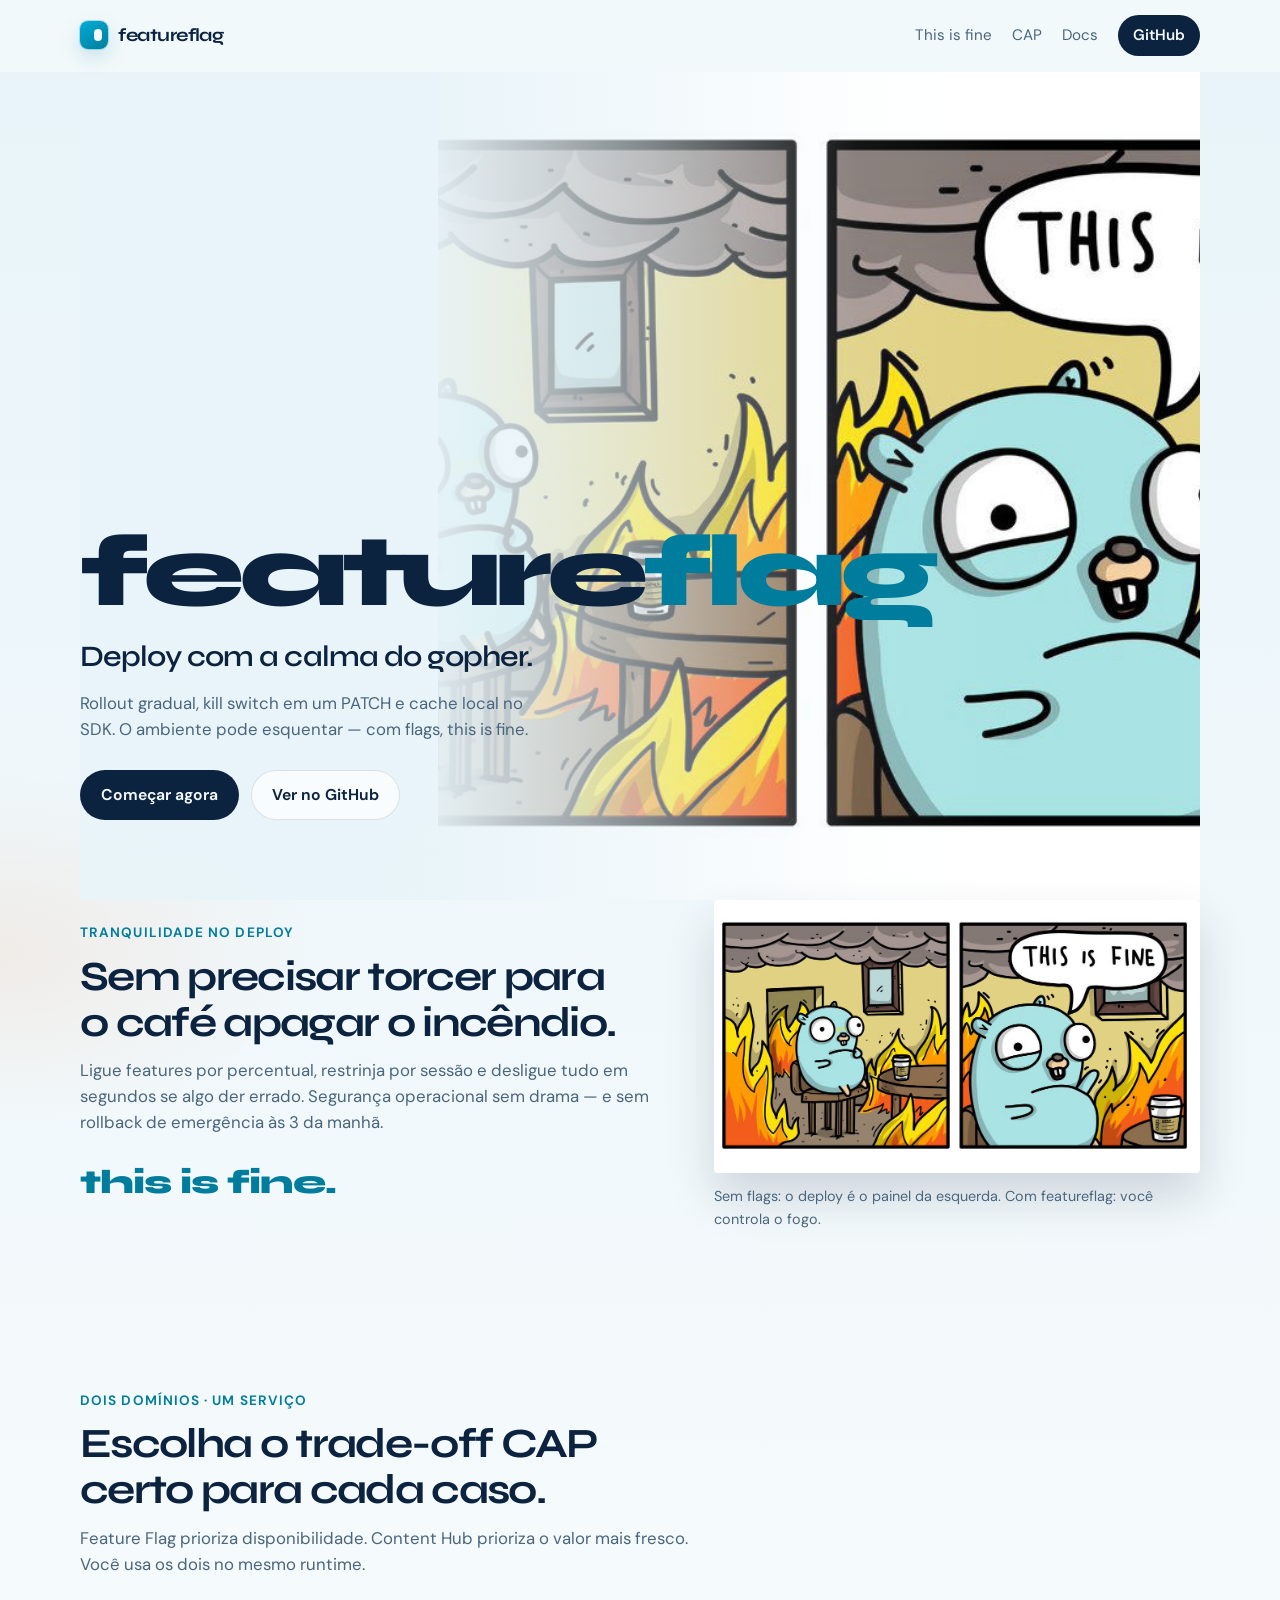
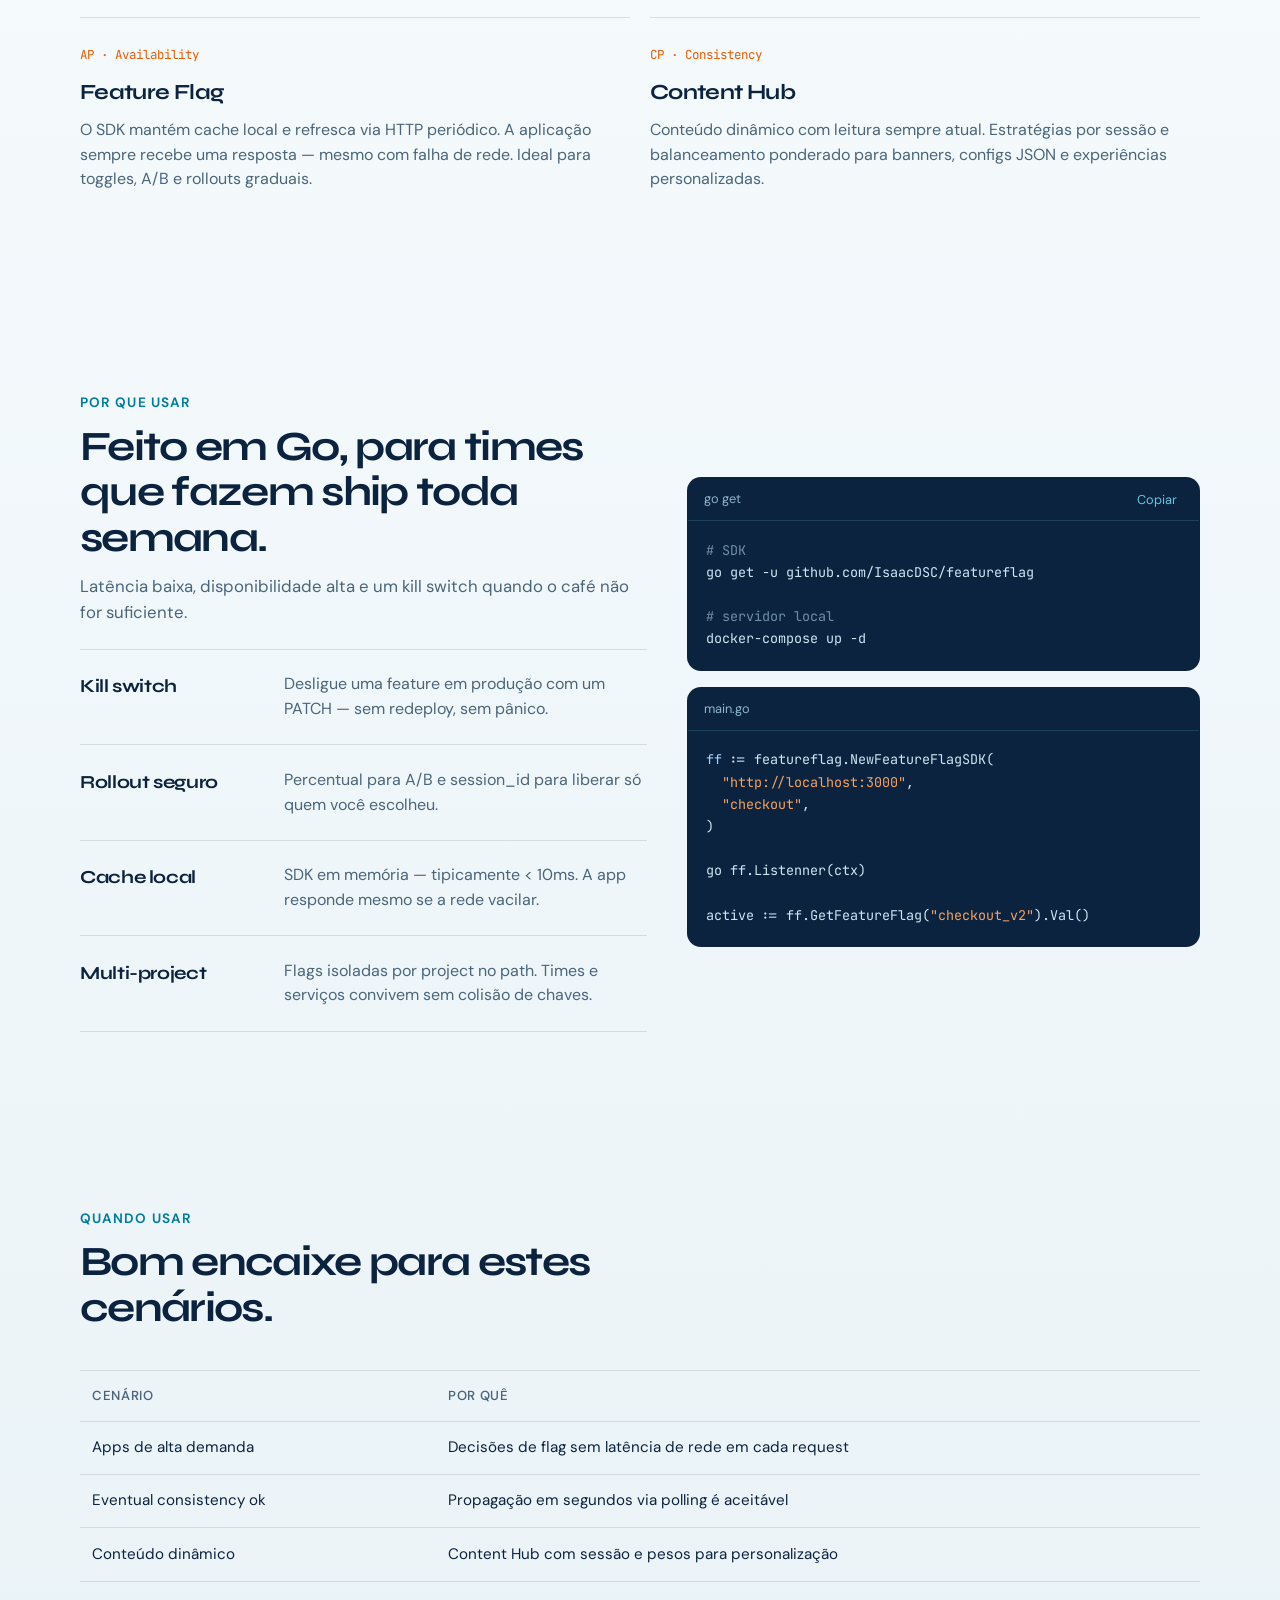
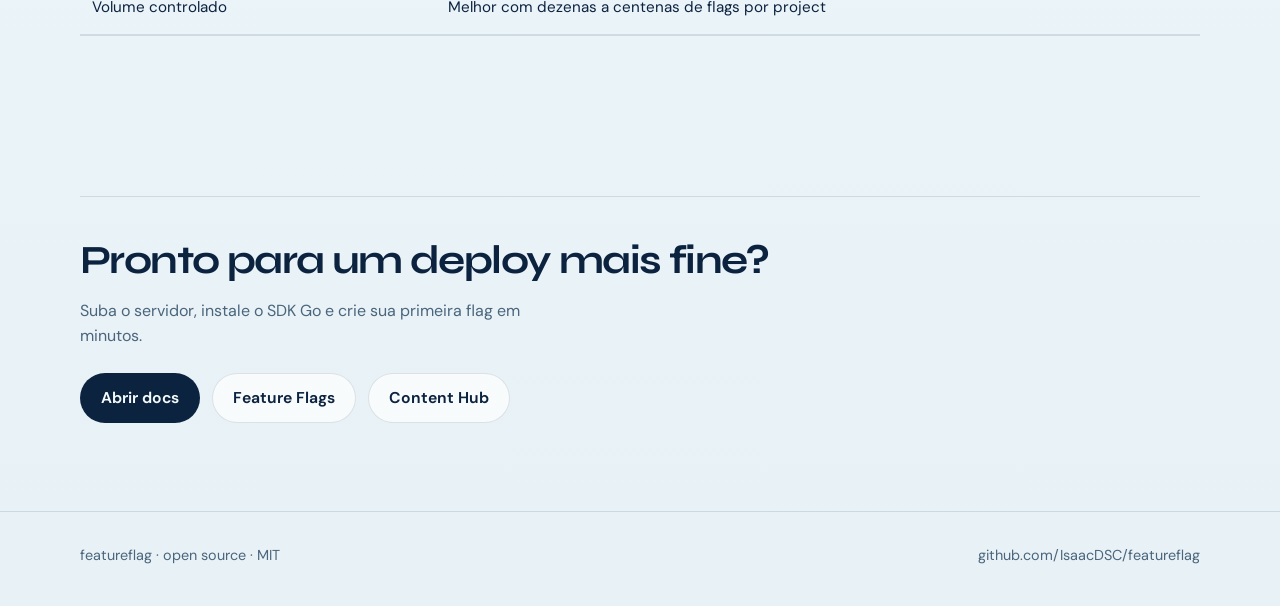
<file: docs/index.html>
<!DOCTYPE html>
<html lang="pt-BR">
  <head>
    <meta charset="utf-8" />
    <meta name="viewport" content="width=device-width, initial-scale=1" />
    <title>featureflag — deploy tranquilo, this is fine</title>
    <meta
      name="description"
      content="Feature flags em Go para deploy com tranquilidade e segurança. SDK com cache local, rollouts graduais e Content Hub."
    />
    <link rel="preconnect" href="https://fonts.googleapis.com" />
    <link rel="preconnect" href="https://fonts.gstatic.com" crossorigin />
    <link
      href="https://fonts.googleapis.com/css2?family=DM+Sans:ital,opsz,wght@0,9..40,400;0,9..40,550;0,9..40,650;1,9..40,400&family=JetBrains+Mono:wght@400;500&family=Syne:wght@600;700;800&display=swap"
      rel="stylesheet"
    />
    <link rel="stylesheet" href="assets/css/site.css" />
  </head>
  <body>
    <header class="nav">
      <div class="wrap nav__inner">
        <a class="brand" href="index.html" aria-current="page">
          <span class="brand__mark" aria-hidden="true"></span>
          featureflag
        </a>
        <button class="nav__toggle" type="button" aria-expanded="false" aria-label="Abrir menu">☰</button>
        <ul class="nav__links">
          <li><a href="#fine">This is fine</a></li>
          <li><a href="#cap">CAP</a></li>
          <li><a href="getting-started.html">Docs</a></li>
          <li>
            <a class="nav__cta" href="https://github.com/IsaacDSC/featureflag" target="_blank" rel="noopener"
              >GitHub</a
            >
          </li>
        </ul>
      </div>
    </header>

    <main>
      <section class="hero wrap">
        <div class="hero__plane" aria-hidden="true"></div>
        <div class="hero__meme" aria-hidden="true">
          <img
            src="assets/img/this-is-fine-gopher.jpg"
            alt=""
            width="1200"
            height="675"
          />
        </div>

        <div class="hero__content">
          <p class="brand-hero">feature<span>flag</span></p>
          <h1 class="hero__headline">Deploy com a calma do gopher.</h1>
          <p class="hero__lead">
            Rollout gradual, kill switch em um PATCH e cache local no SDK.
            O ambiente pode esquentar — com flags, this is fine.
          </p>
          <div class="btn-group">
            <a class="btn btn--primary" href="getting-started.html">Começar agora</a>
            <a class="btn btn--ghost" href="https://github.com/IsaacDSC/featureflag" target="_blank" rel="noopener"
              >Ver no GitHub</a
            >
          </div>
        </div>
      </section>

      <section class="fine-band" id="fine">
        <div class="wrap fine-band__inner">
          <div class="fine-band__copy reveal">
            <p class="section__eyebrow">Tranquilidade no deploy</p>
            <h2 class="section__title">Sem precisar torcer para o café apagar o incêndio.</h2>
            <p class="section__text">
              Ligue features por percentual, restrinja por sessão e desligue tudo em segundos se algo der errado.
              Segurança operacional sem drama — e sem rollback de emergência às 3 da manhã.
            </p>
            <p class="fine-quote">this is fine.</p>
          </div>
          <figure class="fine-band__art reveal">
            <img
              src="assets/img/this-is-fine-gopher.jpg"
              alt="Gopher do Go no meme This is Fine, sentado calmamente enquanto o ambiente pega fogo"
              width="1200"
              height="675"
            />
            <figcaption class="fine-band__caption">
              Sem flags: o deploy é o painel da esquerda. Com featureflag: você controla o fogo.
            </figcaption>
          </figure>
        </div>
      </section>

      <section class="section" id="cap">
        <div class="wrap">
          <div class="section__head reveal">
            <p class="section__eyebrow">Dois domínios · um serviço</p>
            <h2 class="section__title">Escolha o trade-off CAP certo para cada caso.</h2>
            <p class="section__text">
              Feature Flag prioriza disponibilidade. Content Hub prioriza o valor mais fresco. Você usa os dois no
              mesmo runtime.
            </p>
          </div>
          <div class="cap-grid reveal">
            <article class="cap">
              <span class="cap__tag">AP · Availability</span>
              <h3>Feature Flag</h3>
              <p>
                O SDK mantém cache local e refresca via HTTP periódico. A aplicação sempre recebe uma resposta — mesmo
                com falha de rede. Ideal para toggles, A/B e rollouts graduais.
              </p>
            </article>
            <article class="cap">
              <span class="cap__tag">CP · Consistency</span>
              <h3>Content Hub</h3>
              <p>
                Conteúdo dinâmico com leitura sempre atual. Estratégias por sessão e balanceamento ponderado para
                banners, configs JSON e experiências personalizadas.
              </p>
            </article>
          </div>
        </div>
      </section>

      <section class="section" id="por-que">
        <div class="wrap split">
          <div class="reveal">
            <div class="section__head" style="margin-bottom: 1.5rem">
              <p class="section__eyebrow">Por que usar</p>
              <h2 class="section__title">Feito em Go, para times que fazem ship toda semana.</h2>
              <p class="section__text">
                Latência baixa, disponibilidade alta e um kill switch quando o café não for suficiente.
              </p>
            </div>
            <div class="feature-list">
              <div class="feature-row">
                <h3>Kill switch</h3>
                <p>Desligue uma feature em produção com um PATCH — sem redeploy, sem pânico.</p>
              </div>
              <div class="feature-row">
                <h3>Rollout seguro</h3>
                <p>Percentual para A/B e session_id para liberar só quem você escolheu.</p>
              </div>
              <div class="feature-row">
                <h3>Cache local</h3>
                <p>SDK em memória — tipicamente &lt; 10ms. A app responde mesmo se a rede vacilar.</p>
              </div>
              <div class="feature-row">
                <h3>Multi-project</h3>
                <p>Flags isoladas por project no path. Times e serviços convivem sem colisão de chaves.</p>
              </div>
            </div>
          </div>
          <div class="reveal">
            <div class="code">
              <div class="code__bar">
                <span>go get</span>
                <button type="button" class="code__copy" data-copy="#install-cmd">Copiar</button>
              </div>
              <pre id="install-cmd"><span class="tok-cm"># SDK</span>
go get -u github.com/IsaacDSC/featureflag

<span class="tok-cm"># servidor local</span>
docker-compose up -d</pre>
            </div>
            <div class="code" style="margin-top: 1rem">
              <div class="code__bar"><span>main.go</span></div>
              <pre><span class="tok-fn">ff</span> := featureflag.NewFeatureFlagSDK(
  <span class="tok-str">"http://localhost:3000"</span>,
  <span class="tok-str">"checkout"</span>,
)

go ff.Listenner(ctx)

active := ff.GetFeatureFlag(<span class="tok-str">"checkout_v2"</span>).Val()</pre>
            </div>
          </div>
        </div>
      </section>

      <section class="section">
        <div class="wrap">
          <div class="section__head reveal">
            <p class="section__eyebrow">Quando usar</p>
            <h2 class="section__title">Bom encaixe para estes cenários.</h2>
          </div>
          <div class="table-wrap reveal">
            <table>
              <thead>
                <tr>
                  <th>Cenário</th>
                  <th>Por quê</th>
                </tr>
              </thead>
              <tbody>
                <tr>
                  <td>Apps de alta demanda</td>
                  <td>Decisões de flag sem latência de rede em cada request</td>
                </tr>
                <tr>
                  <td>Eventual consistency ok</td>
                  <td>Propagação em segundos via polling é aceitável</td>
                </tr>
                <tr>
                  <td>Conteúdo dinâmico</td>
                  <td>Content Hub com sessão e pesos para personalização</td>
                </tr>
                <tr>
                  <td>Volume controlado</td>
                  <td>Melhor com dezenas a centenas de flags por project</td>
                </tr>
              </tbody>
            </table>
          </div>
        </div>
      </section>

      <section class="cta-band">
        <div class="wrap cta-band__inner reveal">
          <div>
            <h2>Pronto para um deploy mais fine?</h2>
            <p>Suba o servidor, instale o SDK Go e crie sua primeira flag em minutos.</p>
          </div>
          <div class="btn-group">
            <a class="btn btn--primary" href="getting-started.html">Abrir docs</a>
            <a class="btn btn--ghost" href="feature-flags.html">Feature Flags</a>
            <a class="btn btn--ghost" href="content-hub.html">Content Hub</a>
          </div>
        </div>
      </section>
    </main>

    <footer class="footer">
      <div class="wrap footer__inner">
        <span>featureflag · open source · MIT</span>
        <a href="https://github.com/IsaacDSC/featureflag" target="_blank" rel="noopener">github.com/IsaacDSC/featureflag</a>
      </div>
    </footer>

    <script src="assets/js/site.js"></script>
  </body>
</html>
</file>
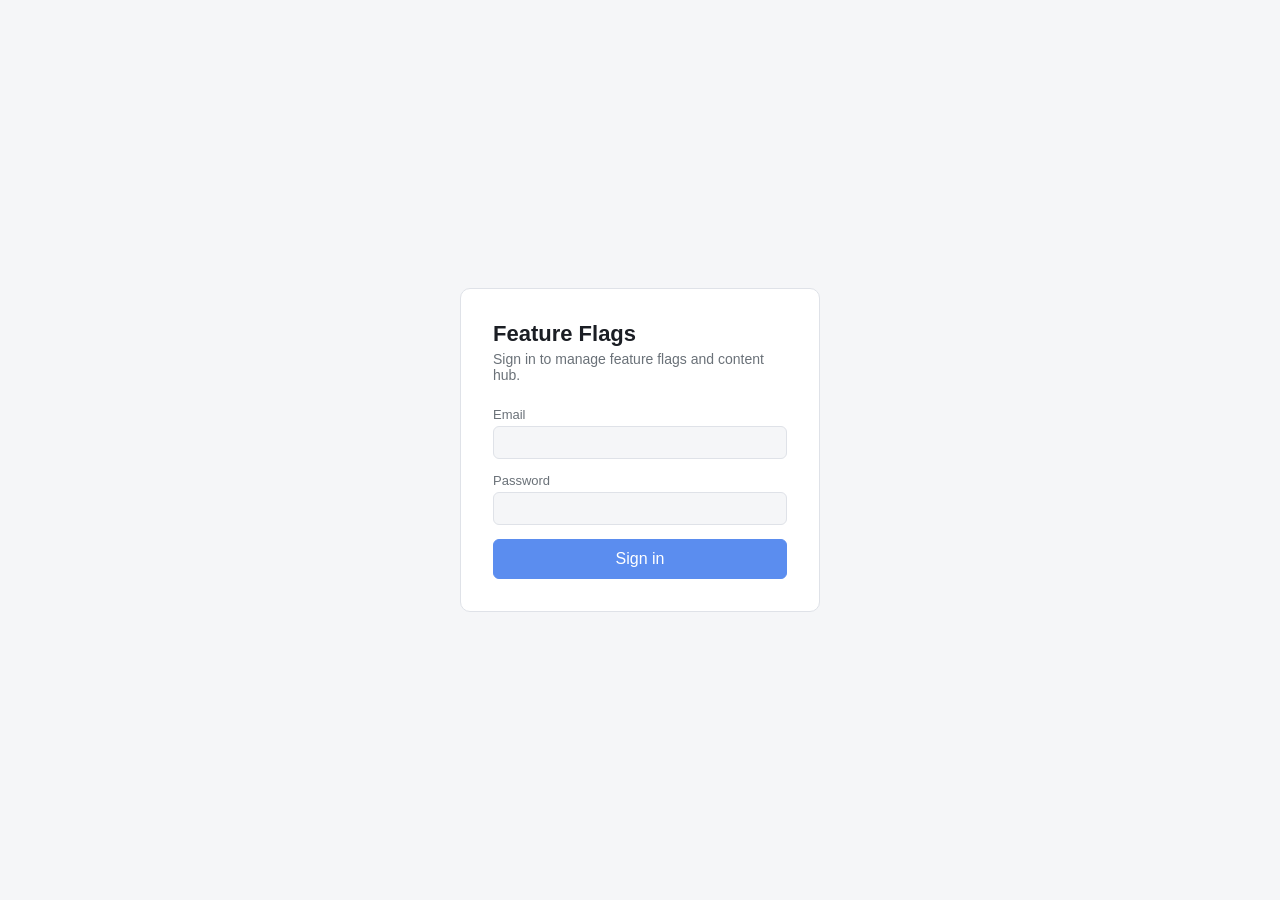
<file: internal/auth/static/index.html>
<!doctype html>
<html lang="en">
<head>
  <meta charset="utf-8" />
  <meta name="viewport" content="width=device-width, initial-scale=1" />
  <title>Sign in — Feature Flag Dashboard</title>
  <link rel="stylesheet" href="style.css" />
</head>
<body>
  <main class="login-card">
    <h1>Feature Flags</h1>
    <p class="subtitle">Sign in to manage feature flags and content hub.</p>

    <form id="login-form">
      <label>
        Email
        <input id="email" name="email" type="email" required autocomplete="username" />
      </label>
      <label>
        Password
        <input id="password" name="password" type="password" required autocomplete="current-password" />
      </label>

      <p id="form-error" class="form-error hidden"></p>

      <button type="submit" class="primary">Sign in</button>
    </form>
  </main>

  <script src="login.js"></script>
</body>
</html>
</file>
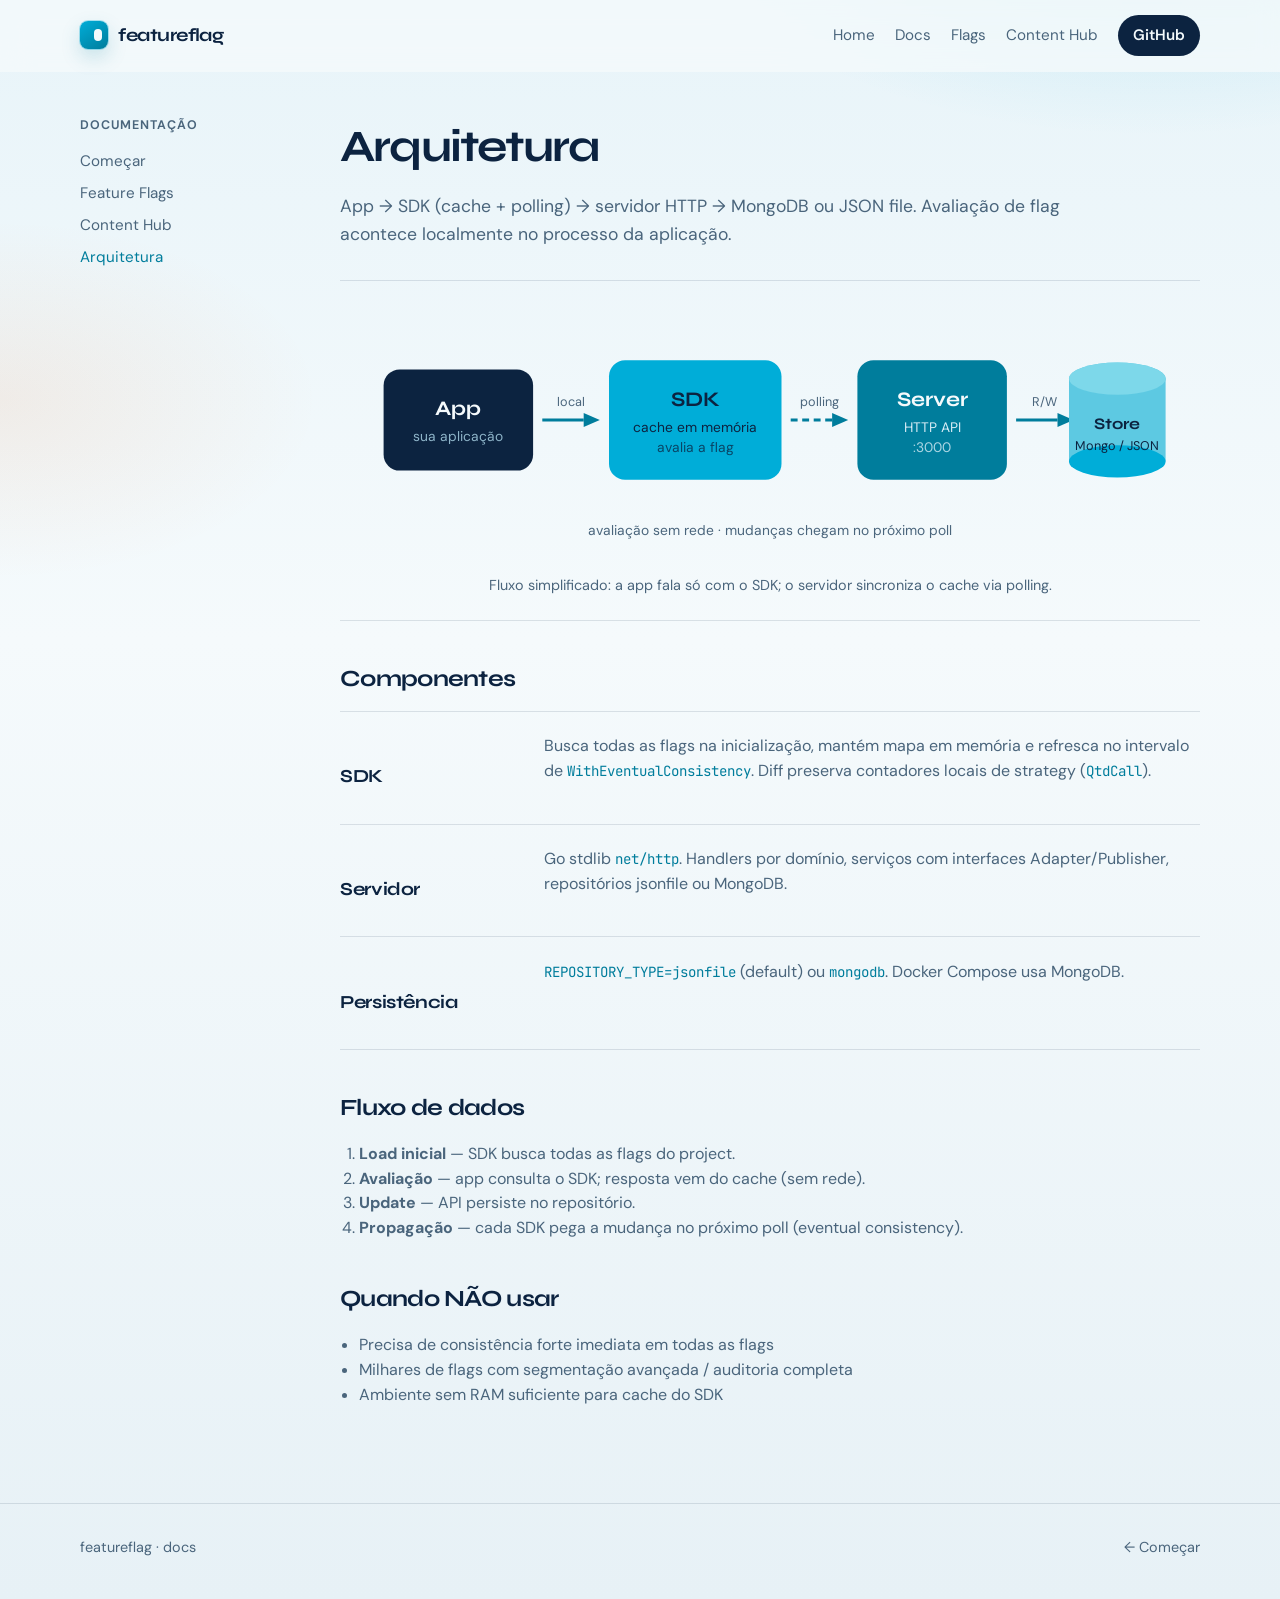
<file: docs/architecture.html>
<!DOCTYPE html>
<html lang="pt-BR">
  <head>
    <meta charset="utf-8" />
    <meta name="viewport" content="width=device-width, initial-scale=1" />
    <title>Arquitetura · featureflag</title>
    <meta name="description" content="Arquitetura do featureflag: SDK, polling e servidor." />
    <link rel="preconnect" href="https://fonts.googleapis.com" />
    <link rel="preconnect" href="https://fonts.gstatic.com" crossorigin />
    <link
      href="https://fonts.googleapis.com/css2?family=DM+Sans:ital,opsz,wght@0,9..40,400;0,9..40,550;0,9..40,650;1,9..40,400&family=JetBrains+Mono:wght@400;500&family=Syne:wght@600;700;800&display=swap"
      rel="stylesheet"
    />
    <link rel="stylesheet" href="assets/css/site.css" />
  </head>
  <body>
    <header class="nav">
      <div class="wrap nav__inner">
        <a class="brand" href="index.html">
          <span class="brand__mark" aria-hidden="true"></span>
          featureflag
        </a>
        <button class="nav__toggle" type="button" aria-expanded="false" aria-label="Abrir menu">☰</button>
        <ul class="nav__links">
          <li><a href="index.html">Home</a></li>
          <li><a href="getting-started.html">Docs</a></li>
          <li><a href="feature-flags.html">Flags</a></li>
          <li><a href="content-hub.html">Content Hub</a></li>
          <li>
            <a class="nav__cta" href="https://github.com/IsaacDSC/featureflag" target="_blank" rel="noopener"
              >GitHub</a
            >
          </li>
        </ul>
      </div>
    </header>

    <div class="wrap docs-layout">
      <aside class="docs-side">
        <h2>Documentação</h2>
        <ul>
          <li><a href="getting-started.html">Começar</a></li>
          <li><a href="feature-flags.html">Feature Flags</a></li>
          <li><a href="content-hub.html">Content Hub</a></li>
          <li><a href="architecture.html" aria-current="page">Arquitetura</a></li>
        </ul>
      </aside>

      <article class="docs-main">
        <h1>Arquitetura</h1>
        <p class="lead">
          App → SDK (cache + polling) → servidor HTTP → MongoDB ou JSON file. Avaliação de flag acontece localmente
          no processo da aplicação.
        </p>

        <figure class="arch-diagram" aria-label="Diagrama simplificado da arquitetura">
          <svg viewBox="0 0 720 220" role="img" xmlns="http://www.w3.org/2000/svg">
            <title>App consulta o SDK em memória; o SDK faz polling no servidor, que lê e escreve no repositório</title>

            <!-- App -->
            <rect x="24" y="56" width="130" height="88" rx="14" fill="#0c2340" />
            <text x="89" y="96" text-anchor="middle" fill="#f5fafc" font-family="Syne, sans-serif" font-size="18" font-weight="700">App</text>
            <text x="89" y="118" text-anchor="middle" fill="#8eb4c8" font-family="DM Sans, sans-serif" font-size="12">sua aplicação</text>

            <!-- arrow App → SDK -->
            <path d="M162 100 H198" stroke="#007d9c" stroke-width="2.5" fill="none" />
            <polygon points="198,94 212,100 198,106" fill="#007d9c" />
            <text x="187" y="88" text-anchor="middle" fill="#4a657c" font-family="DM Sans, sans-serif" font-size="11">local</text>

            <!-- SDK -->
            <rect x="220" y="48" width="150" height="104" rx="14" fill="#00add8" />
            <text x="295" y="88" text-anchor="middle" fill="#0c2340" font-family="Syne, sans-serif" font-size="18" font-weight="700">SDK</text>
            <text x="295" y="110" text-anchor="middle" fill="#0c2340" font-family="DM Sans, sans-serif" font-size="12">cache em memória</text>
            <text x="295" y="128" text-anchor="middle" fill="#0c2340" font-family="DM Sans, sans-serif" font-size="12" opacity="0.75">avalia a flag</text>

            <!-- arrow SDK → Server (polling) -->
            <path d="M378 100 H414" stroke="#007d9c" stroke-width="2.5" fill="none" stroke-dasharray="6 4" />
            <polygon points="414,94 428,100 414,106" fill="#007d9c" />
            <text x="403" y="88" text-anchor="middle" fill="#4a657c" font-family="DM Sans, sans-serif" font-size="11">polling</text>

            <!-- Server -->
            <rect x="436" y="48" width="130" height="104" rx="14" fill="#007d9c" />
            <text x="501" y="88" text-anchor="middle" fill="#f5fafc" font-family="Syne, sans-serif" font-size="18" font-weight="700">Server</text>
            <text x="501" y="110" text-anchor="middle" fill="#d7ecf5" font-family="DM Sans, sans-serif" font-size="12">HTTP API</text>
            <text x="501" y="128" text-anchor="middle" fill="#d7ecf5" font-family="DM Sans, sans-serif" font-size="12" opacity="0.8">:3000</text>

            <!-- arrow Server → Store -->
            <path d="M574 100 H610" stroke="#007d9c" stroke-width="2.5" fill="none" />
            <polygon points="610,94 624,100 610,106" fill="#007d9c" />
            <text x="599" y="88" text-anchor="middle" fill="#4a657c" font-family="DM Sans, sans-serif" font-size="11">R/W</text>

            <!-- Store (cylinder-ish) -->
            <ellipse cx="662" cy="64" rx="42" ry="14" fill="#5dc9e2" />
            <rect x="620" y="64" width="84" height="72" fill="#5dc9e2" />
            <ellipse cx="662" cy="136" rx="42" ry="14" fill="#00add8" />
            <ellipse cx="662" cy="64" rx="42" ry="14" fill="#7dd8ea" />
            <text x="662" y="108" text-anchor="middle" fill="#0c2340" font-family="Syne, sans-serif" font-size="14" font-weight="700">Store</text>
            <text x="662" y="126" text-anchor="middle" fill="#0c2340" font-family="DM Sans, sans-serif" font-size="11">Mongo / JSON</text>

            <!-- legend -->
            <text x="360" y="200" text-anchor="middle" fill="#4a657c" font-family="DM Sans, sans-serif" font-size="12">
              avaliação sem rede · mudanças chegam no próximo poll
            </text>
          </svg>
          <figcaption class="arch-diagram__caption">
            Fluxo simplificado: a app fala só com o SDK; o servidor sincroniza o cache via polling.
          </figcaption>
        </figure>

        <h2>Componentes</h2>
        <div class="feature-list">
          <div class="feature-row">
            <h3>SDK</h3>
            <p>
              Busca todas as flags na inicialização, mantém mapa em memória e refresca no intervalo de
              <code>WithEventualConsistency</code>. Diff preserva contadores locais de strategy (<code>QtdCall</code>).
            </p>
          </div>
          <div class="feature-row">
            <h3>Servidor</h3>
            <p>
              Go stdlib <code>net/http</code>. Handlers por domínio, serviços com interfaces Adapter/Publisher,
              repositórios jsonfile ou MongoDB.
            </p>
          </div>
          <div class="feature-row">
            <h3>Persistência</h3>
            <p>
              <code>REPOSITORY_TYPE=jsonfile</code> (default) ou <code>mongodb</code>. Docker Compose usa MongoDB.
            </p>
          </div>
        </div>

        <h2>Fluxo de dados</h2>
        <ol>
          <li><strong>Load inicial</strong> — SDK busca todas as flags do project.</li>
          <li><strong>Avaliação</strong> — app consulta o SDK; resposta vem do cache (sem rede).</li>
          <li><strong>Update</strong> — API persiste no repositório.</li>
          <li><strong>Propagação</strong> — cada SDK pega a mudança no próximo poll (eventual consistency).</li>
        </ol>

        <h2>Quando NÃO usar</h2>
        <ul>
          <li>Precisa de consistência forte imediata em todas as flags</li>
          <li>Milhares de flags com segmentação avançada / auditoria completa</li>
          <li>Ambiente sem RAM suficiente para cache do SDK</li>
        </ul>
      </article>
    </div>

    <footer class="footer">
      <div class="wrap footer__inner">
        <span>featureflag · docs</span>
        <a href="getting-started.html">← Começar</a>
      </div>
    </footer>
    <script src="assets/js/site.js"></script>
  </body>
</html>
</file>
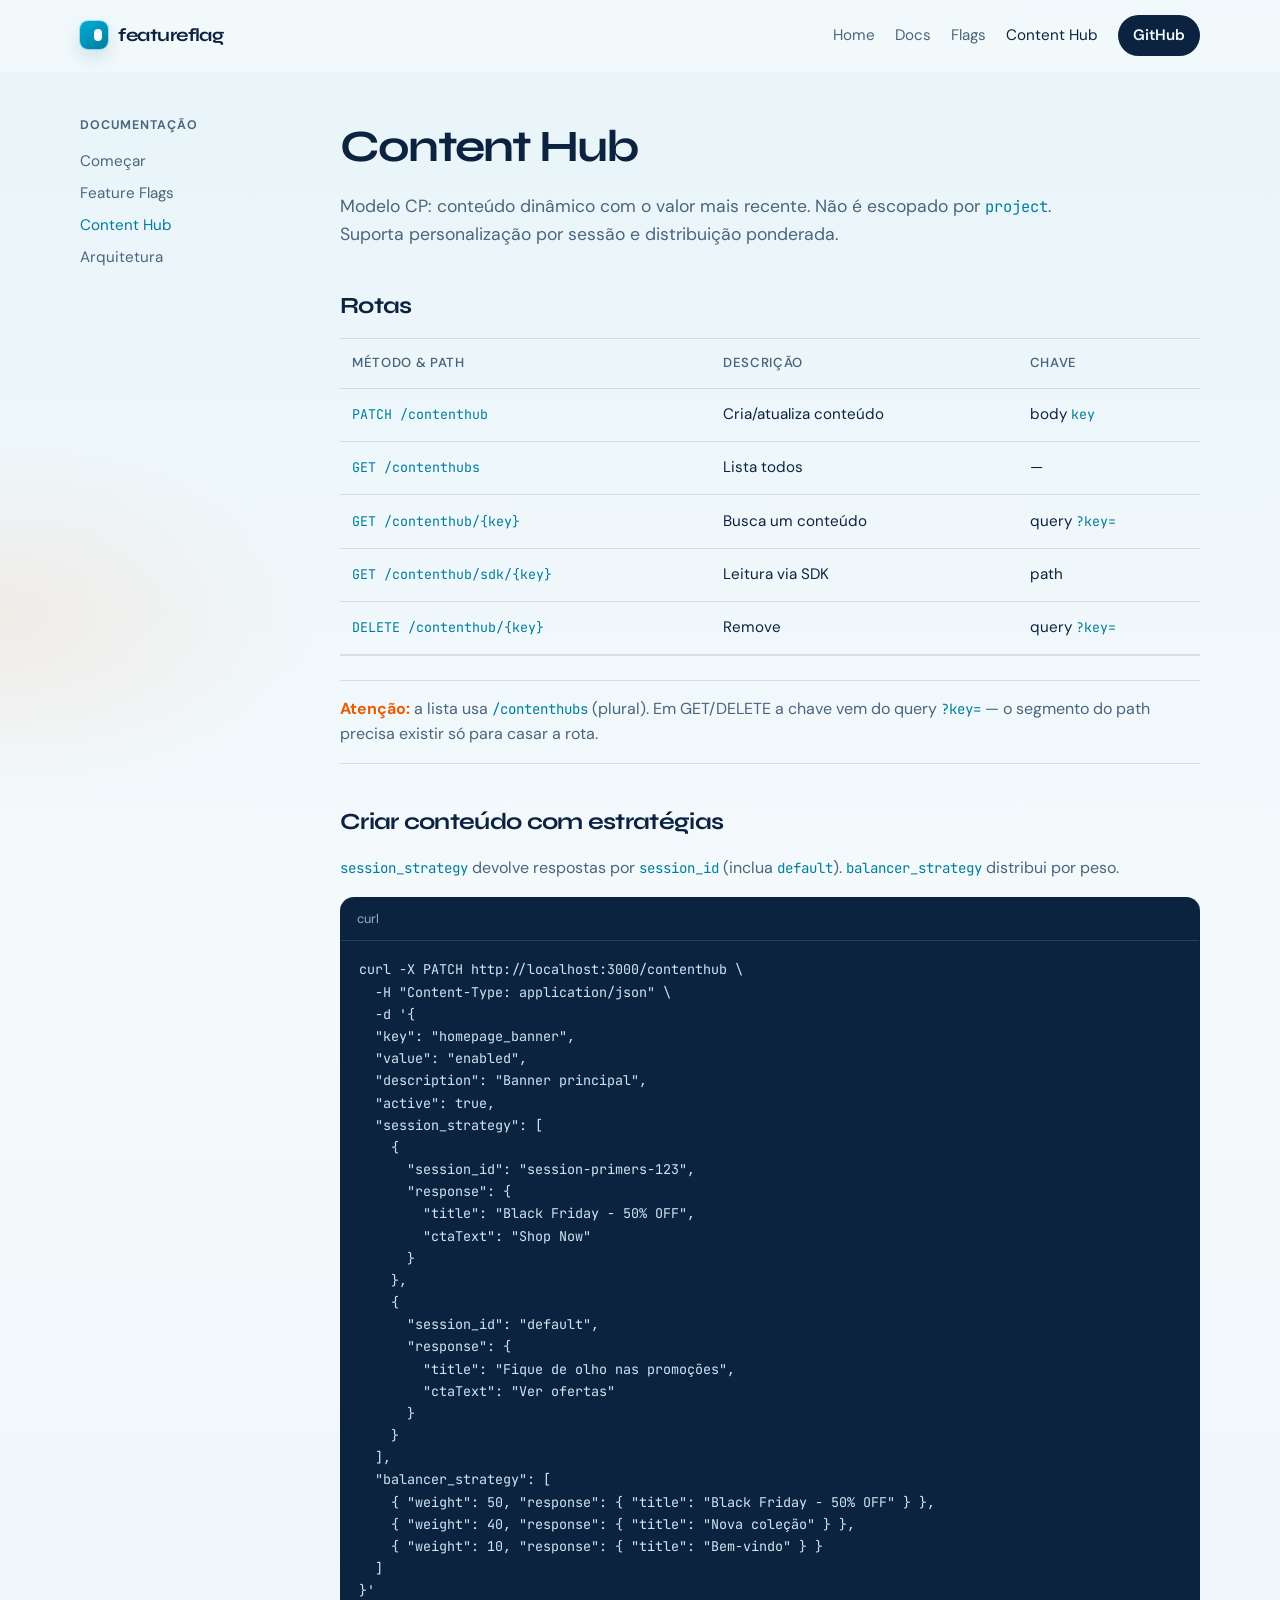
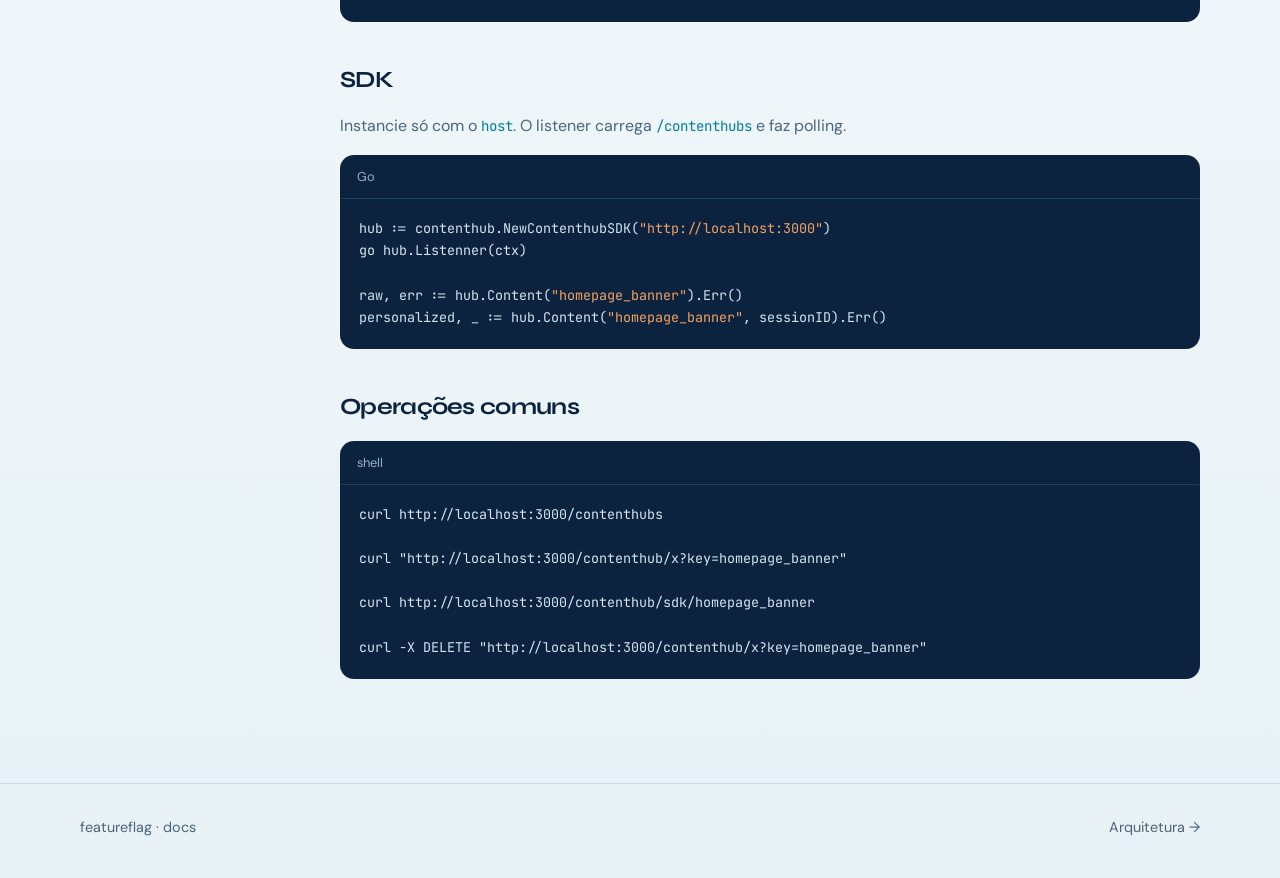
<file: docs/content-hub.html>
<!DOCTYPE html>
<html lang="pt-BR">
  <head>
    <meta charset="utf-8" />
    <meta name="viewport" content="width=device-width, initial-scale=1" />
    <title>Content Hub · featureflag</title>
    <meta name="description" content="Content Hub com consistência forte, sessão e balanceamento ponderado." />
    <link rel="preconnect" href="https://fonts.googleapis.com" />
    <link rel="preconnect" href="https://fonts.gstatic.com" crossorigin />
    <link
      href="https://fonts.googleapis.com/css2?family=DM+Sans:ital,opsz,wght@0,9..40,400;0,9..40,550;0,9..40,650;1,9..40,400&family=JetBrains+Mono:wght@400;500&family=Syne:wght@600;700;800&display=swap"
      rel="stylesheet"
    />
    <link rel="stylesheet" href="assets/css/site.css" />
  </head>
  <body>
    <header class="nav">
      <div class="wrap nav__inner">
        <a class="brand" href="index.html">
          <span class="brand__mark" aria-hidden="true"></span>
          featureflag
        </a>
        <button class="nav__toggle" type="button" aria-expanded="false" aria-label="Abrir menu">☰</button>
        <ul class="nav__links">
          <li><a href="index.html">Home</a></li>
          <li><a href="getting-started.html">Docs</a></li>
          <li><a href="feature-flags.html">Flags</a></li>
          <li><a href="content-hub.html" aria-current="page">Content Hub</a></li>
          <li>
            <a class="nav__cta" href="https://github.com/IsaacDSC/featureflag" target="_blank" rel="noopener"
              >GitHub</a
            >
          </li>
        </ul>
      </div>
    </header>

    <div class="wrap docs-layout">
      <aside class="docs-side">
        <h2>Documentação</h2>
        <ul>
          <li><a href="getting-started.html">Começar</a></li>
          <li><a href="feature-flags.html">Feature Flags</a></li>
          <li><a href="content-hub.html" aria-current="page">Content Hub</a></li>
          <li><a href="architecture.html">Arquitetura</a></li>
        </ul>
      </aside>

      <article class="docs-main">
        <h1>Content Hub</h1>
        <p class="lead">
          Modelo CP: conteúdo dinâmico com o valor mais recente. Não é escopado por <code>project</code>. Suporta
          personalização por sessão e distribuição ponderada.
        </p>

        <h2>Rotas</h2>
        <div class="table-wrap">
          <table>
            <thead>
              <tr>
                <th>Método &amp; path</th>
                <th>Descrição</th>
                <th>Chave</th>
              </tr>
            </thead>
            <tbody>
              <tr>
                <td><code>PATCH /contenthub</code></td>
                <td>Cria/atualiza conteúdo</td>
                <td>body <code>key</code></td>
              </tr>
              <tr>
                <td><code>GET /contenthubs</code></td>
                <td>Lista todos</td>
                <td>—</td>
              </tr>
              <tr>
                <td><code>GET /contenthub/{key}</code></td>
                <td>Busca um conteúdo</td>
                <td>query <code>?key=</code></td>
              </tr>
              <tr>
                <td><code>GET /contenthub/sdk/{key}</code></td>
                <td>Leitura via SDK</td>
                <td>path</td>
              </tr>
              <tr>
                <td><code>DELETE /contenthub/{key}</code></td>
                <td>Remove</td>
                <td>query <code>?key=</code></td>
              </tr>
            </tbody>
          </table>
        </div>

        <div class="callout">
          <strong>Atenção:</strong> a lista usa <code>/contenthubs</code> (plural). Em GET/DELETE a chave vem do
          query <code>?key=</code> — o segmento do path precisa existir só para casar a rota.
        </div>

        <h2>Criar conteúdo com estratégias</h2>
        <p>
          <code>session_strategy</code> devolve respostas por <code>session_id</code> (inclua
          <code>default</code>). <code>balancer_strategy</code> distribui por peso.
        </p>
        <div class="code">
          <div class="code__bar"><span>curl</span></div>
          <pre>curl -X PATCH http://localhost:3000/contenthub \
  -H "Content-Type: application/json" \
  -d '{
  "key": "homepage_banner",
  "value": "enabled",
  "description": "Banner principal",
  "active": true,
  "session_strategy": [
    {
      "session_id": "session-primers-123",
      "response": {
        "title": "Black Friday - 50% OFF",
        "ctaText": "Shop Now"
      }
    },
    {
      "session_id": "default",
      "response": {
        "title": "Fique de olho nas promoções",
        "ctaText": "Ver ofertas"
      }
    }
  ],
  "balancer_strategy": [
    { "weight": 50, "response": { "title": "Black Friday - 50% OFF" } },
    { "weight": 40, "response": { "title": "Nova coleção" } },
    { "weight": 10, "response": { "title": "Bem-vindo" } }
  ]
}'</pre>
        </div>

        <h2>SDK</h2>
        <p>Instancie só com o <code>host</code>. O listener carrega <code>/contenthubs</code> e faz polling.</p>
        <div class="code">
          <div class="code__bar"><span>Go</span></div>
          <pre>hub := contenthub.NewContenthubSDK(<span class="tok-str">"http://localhost:3000"</span>)
go hub.Listenner(ctx)

raw, err := hub.Content(<span class="tok-str">"homepage_banner"</span>).Err()
personalized, _ := hub.Content(<span class="tok-str">"homepage_banner"</span>, sessionID).Err()</pre>
        </div>

        <h2>Operações comuns</h2>
        <div class="code">
          <div class="code__bar"><span>shell</span></div>
          <pre>curl http://localhost:3000/contenthubs

curl "http://localhost:3000/contenthub/x?key=homepage_banner"

curl http://localhost:3000/contenthub/sdk/homepage_banner

curl -X DELETE "http://localhost:3000/contenthub/x?key=homepage_banner"</pre>
        </div>
      </article>
    </div>

    <footer class="footer">
      <div class="wrap footer__inner">
        <span>featureflag · docs</span>
        <a href="architecture.html">Arquitetura →</a>
      </div>
    </footer>
    <script src="assets/js/site.js"></script>
  </body>
</html>
</file>
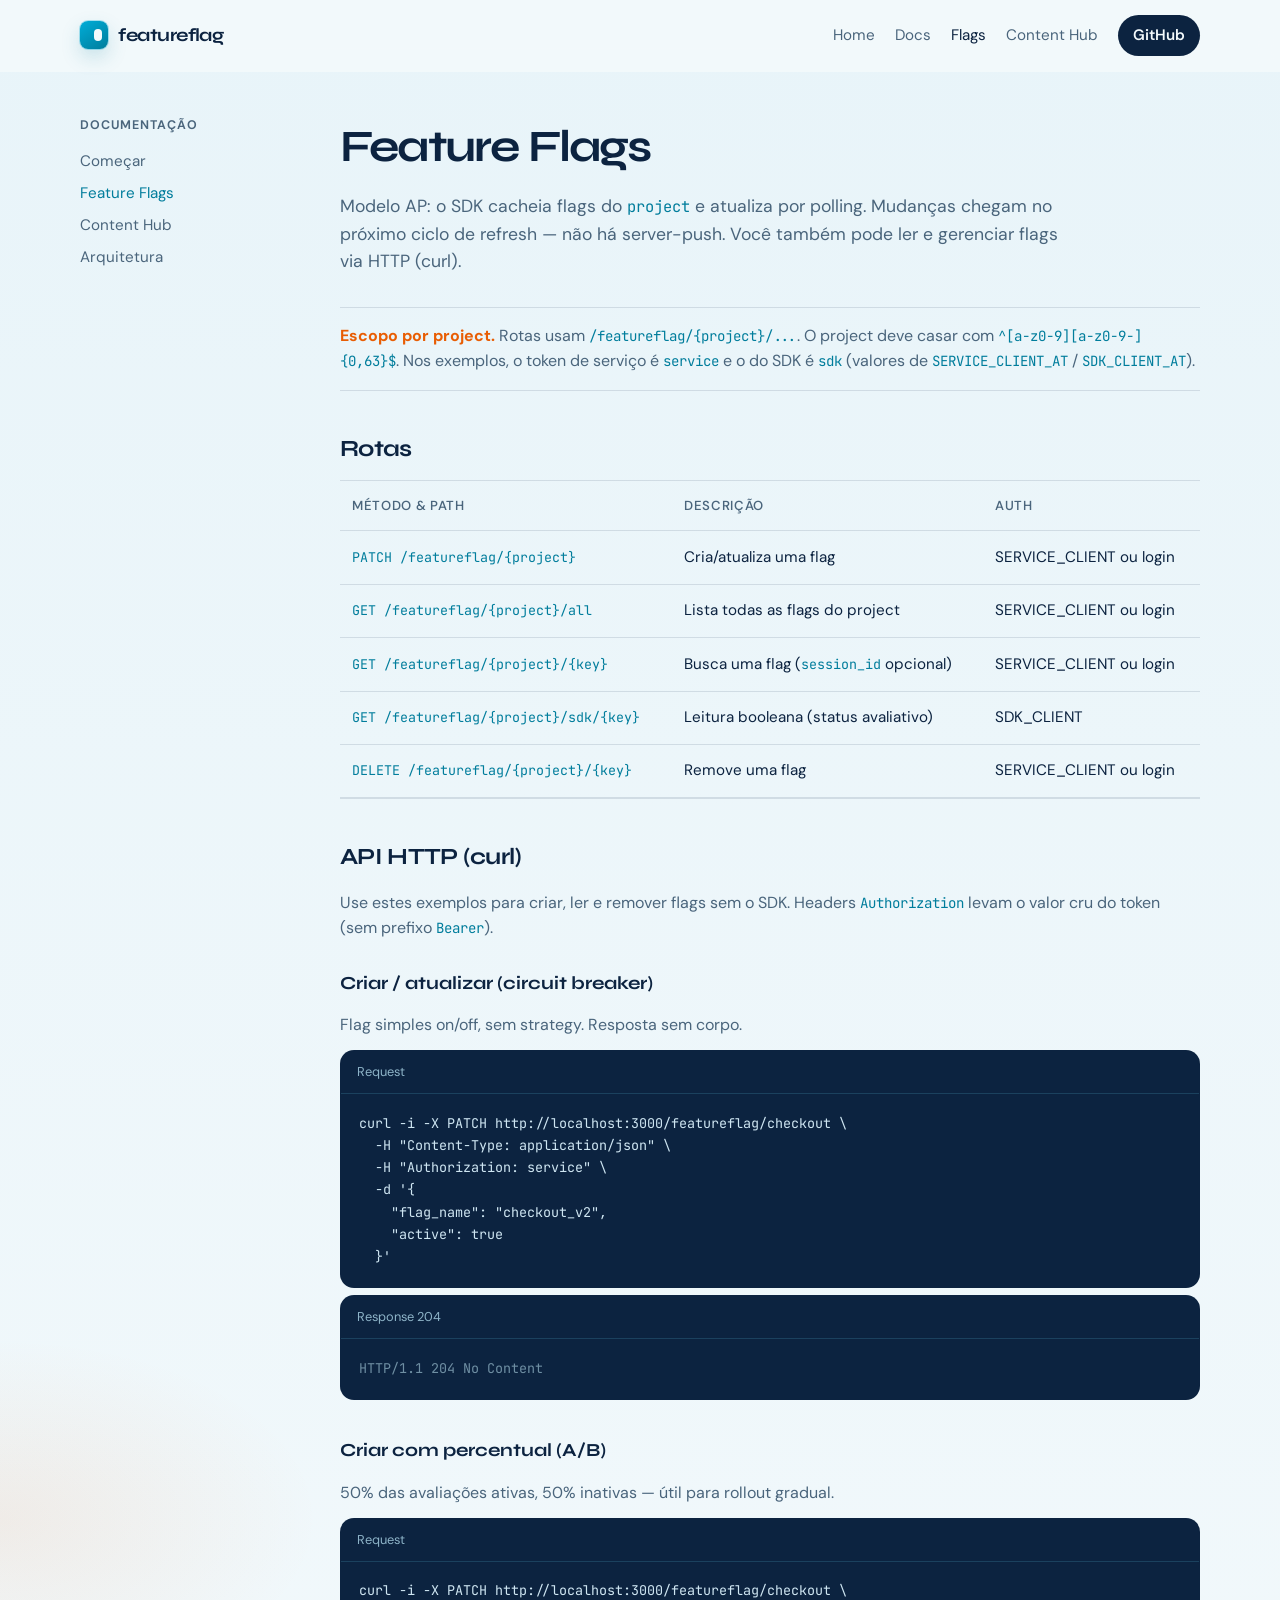
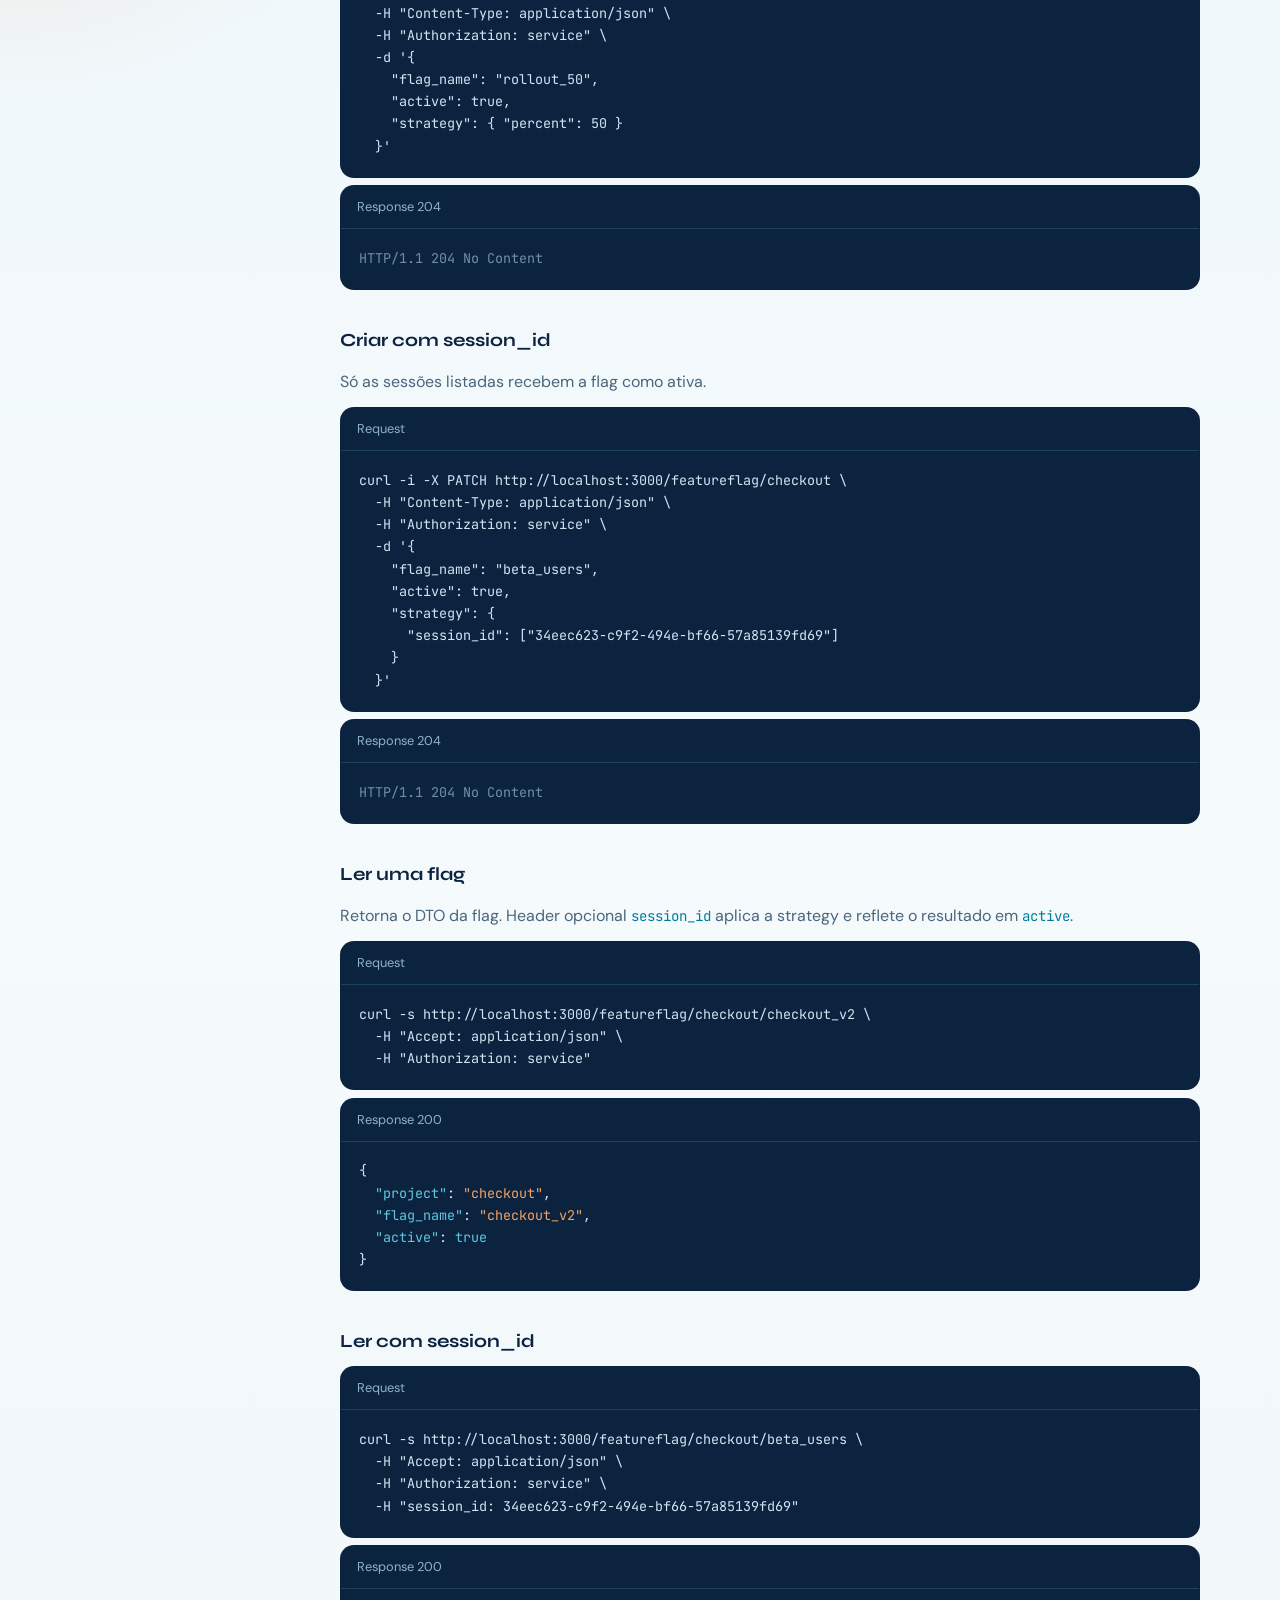
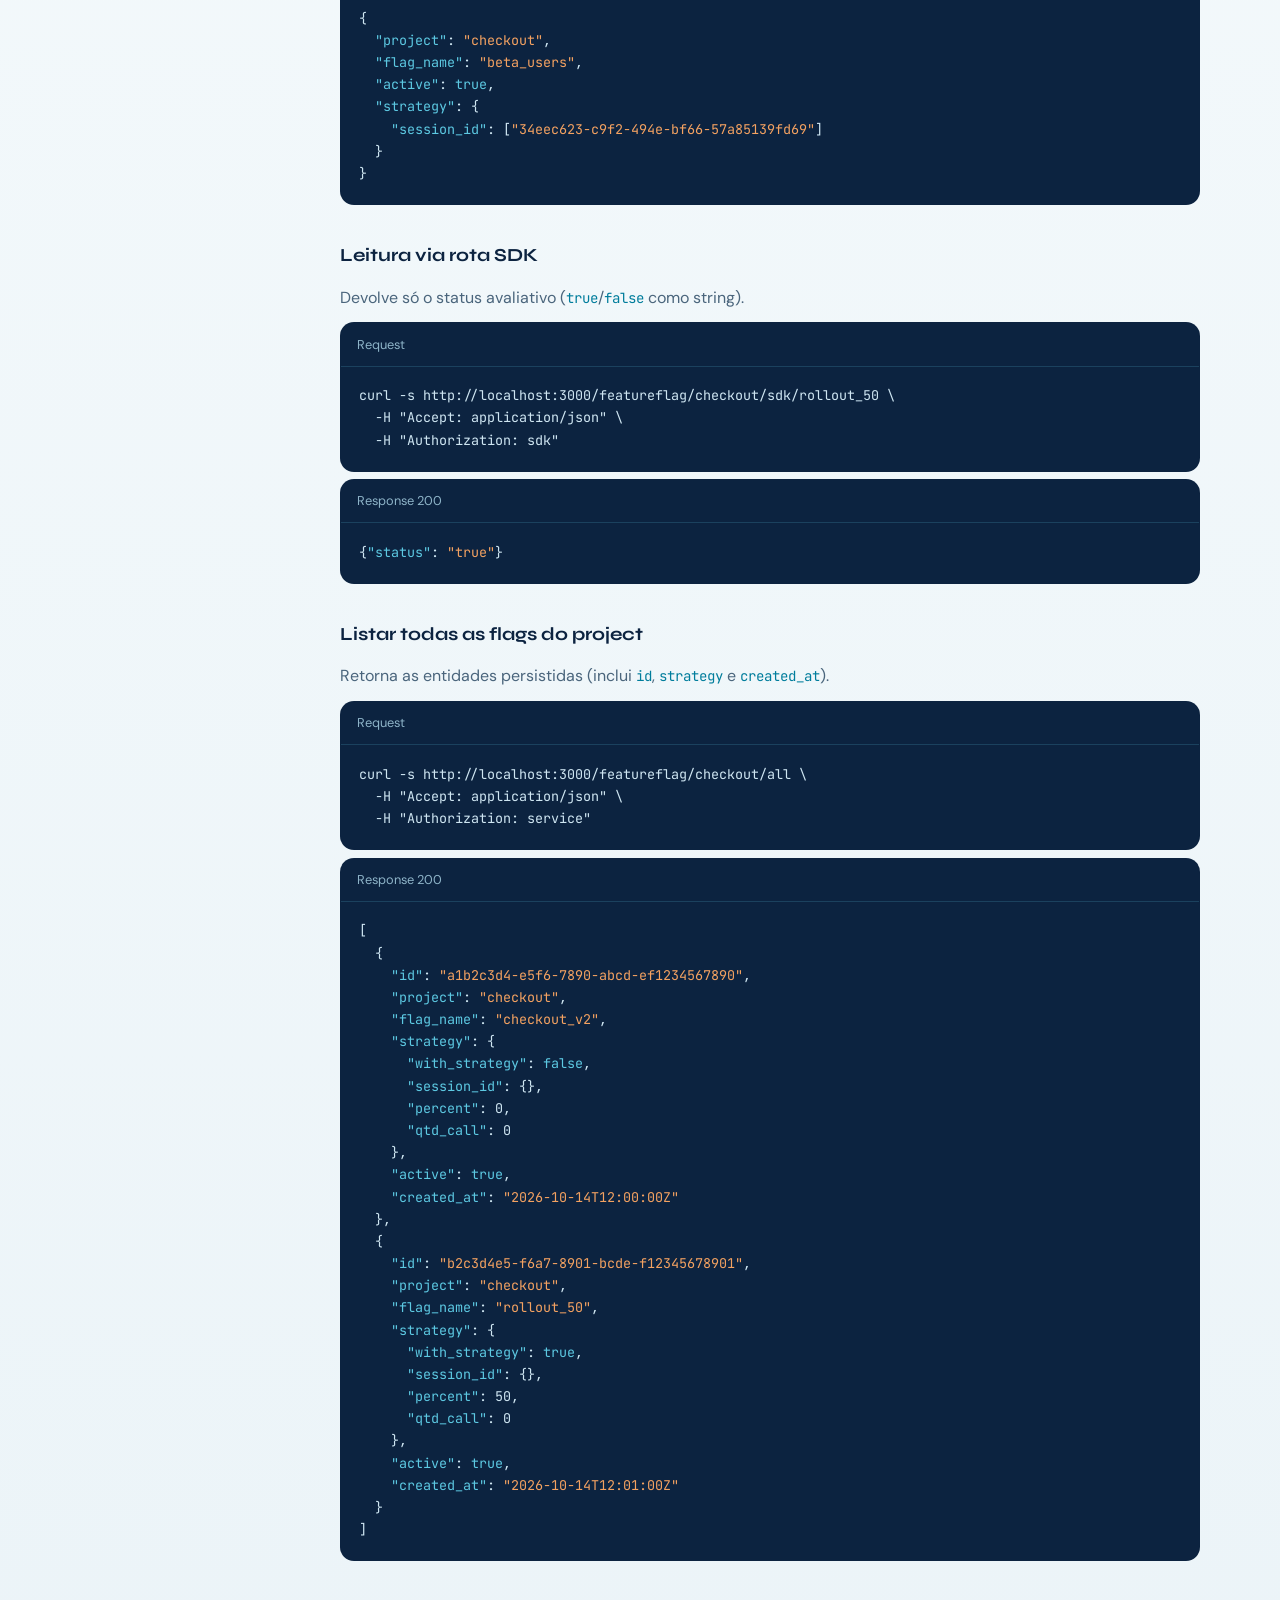
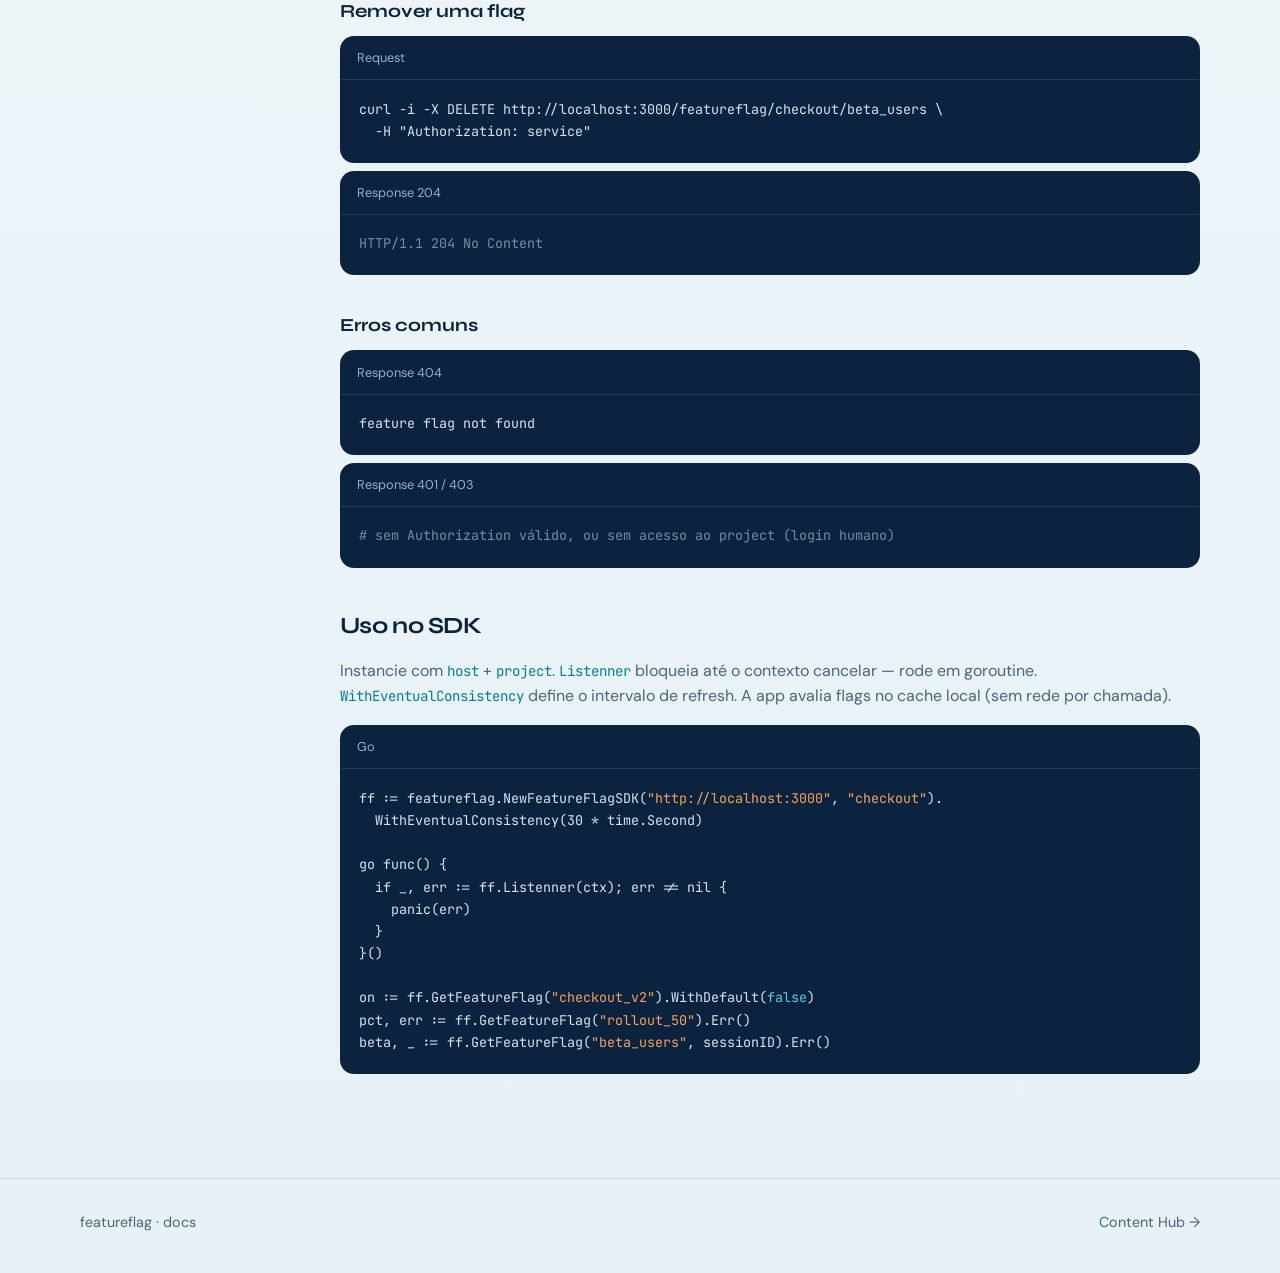
<file: docs/feature-flags.html>
<!DOCTYPE html>
<html lang="pt-BR">
  <head>
    <meta charset="utf-8" />
    <meta name="viewport" content="width=device-width, initial-scale=1" />
    <title>Feature Flags · featureflag</title>
    <meta name="description" content="API e SDK de feature flags: circuit breaker, percentual e session_id." />
    <link rel="preconnect" href="https://fonts.googleapis.com" />
    <link rel="preconnect" href="https://fonts.gstatic.com" crossorigin />
    <link
      href="https://fonts.googleapis.com/css2?family=DM+Sans:ital,opsz,wght@0,9..40,400;0,9..40,550;0,9..40,650;1,9..40,400&family=JetBrains+Mono:wght@400;500&family=Syne:wght@600;700;800&display=swap"
      rel="stylesheet"
    />
    <link rel="stylesheet" href="assets/css/site.css" />
  </head>
  <body>
    <header class="nav">
      <div class="wrap nav__inner">
        <a class="brand" href="index.html">
          <span class="brand__mark" aria-hidden="true"></span>
          featureflag
        </a>
        <button class="nav__toggle" type="button" aria-expanded="false" aria-label="Abrir menu">☰</button>
        <ul class="nav__links">
          <li><a href="index.html">Home</a></li>
          <li><a href="getting-started.html">Docs</a></li>
          <li><a href="feature-flags.html" aria-current="page">Flags</a></li>
          <li><a href="content-hub.html">Content Hub</a></li>
          <li>
            <a class="nav__cta" href="https://github.com/IsaacDSC/featureflag" target="_blank" rel="noopener"
              >GitHub</a
            >
          </li>
        </ul>
      </div>
    </header>

    <div class="wrap docs-layout">
      <aside class="docs-side">
        <h2>Documentação</h2>
        <ul>
          <li><a href="getting-started.html">Começar</a></li>
          <li><a href="feature-flags.html" aria-current="page">Feature Flags</a></li>
          <li><a href="content-hub.html">Content Hub</a></li>
          <li><a href="architecture.html">Arquitetura</a></li>
        </ul>
      </aside>

      <article class="docs-main">
        <h1>Feature Flags</h1>
        <p class="lead">
          Modelo AP: o SDK cacheia flags do <code>project</code> e atualiza por polling. Mudanças chegam no próximo
          ciclo de refresh — não há server-push. Você também pode ler e gerenciar flags via HTTP (curl).
        </p>

        <div class="callout">
          <strong>Escopo por project.</strong> Rotas usam
          <code>/featureflag/{project}/...</code>. O project deve casar com
          <code>^[a-z0-9][a-z0-9-]{0,63}$</code>. Nos exemplos, o token de serviço é
          <code>service</code> e o do SDK é <code>sdk</code> (valores de
          <code>SERVICE_CLIENT_AT</code> / <code>SDK_CLIENT_AT</code>).
        </div>

        <h2>Rotas</h2>
        <div class="table-wrap">
          <table>
            <thead>
              <tr>
                <th>Método &amp; path</th>
                <th>Descrição</th>
                <th>Auth</th>
              </tr>
            </thead>
            <tbody>
              <tr>
                <td><code>PATCH /featureflag/{project}</code></td>
                <td>Cria/atualiza uma flag</td>
                <td>SERVICE_CLIENT ou login</td>
              </tr>
              <tr>
                <td><code>GET /featureflag/{project}/all</code></td>
                <td>Lista todas as flags do project</td>
                <td>SERVICE_CLIENT ou login</td>
              </tr>
              <tr>
                <td><code>GET /featureflag/{project}/{key}</code></td>
                <td>Busca uma flag (<code>session_id</code> opcional)</td>
                <td>SERVICE_CLIENT ou login</td>
              </tr>
              <tr>
                <td><code>GET /featureflag/{project}/sdk/{key}</code></td>
                <td>Leitura booleana (status avaliativo)</td>
                <td>SDK_CLIENT</td>
              </tr>
              <tr>
                <td><code>DELETE /featureflag/{project}/{key}</code></td>
                <td>Remove uma flag</td>
                <td>SERVICE_CLIENT ou login</td>
              </tr>
            </tbody>
          </table>
        </div>

        <h2>API HTTP (curl)</h2>
        <p>
          Use estes exemplos para criar, ler e remover flags sem o SDK. Headers
          <code>Authorization</code> levam o valor cru do token (sem prefixo
          <code>Bearer</code>).
        </p>

        <div class="http-example">
          <h3>Criar / atualizar (circuit breaker)</h3>
          <p>Flag simples on/off, sem strategy. Resposta sem corpo.</p>
          <div class="code">
            <div class="code__bar"><span>Request</span></div>
            <pre>curl -i -X PATCH http://localhost:3000/featureflag/checkout \
  -H "Content-Type: application/json" \
  -H "Authorization: service" \
  -d '{
    "flag_name": "checkout_v2",
    "active": true
  }'</pre>
          </div>
          <div class="code">
            <div class="code__bar"><span>Response 204</span></div>
            <pre><span class="tok-cm">HTTP/1.1 204 No Content</span></pre>
          </div>
        </div>

        <div class="http-example">
          <h3>Criar com percentual (A/B)</h3>
          <p>50% das avaliações ativas, 50% inativas — útil para rollout gradual.</p>
          <div class="code">
            <div class="code__bar"><span>Request</span></div>
            <pre>curl -i -X PATCH http://localhost:3000/featureflag/checkout \
  -H "Content-Type: application/json" \
  -H "Authorization: service" \
  -d '{
    "flag_name": "rollout_50",
    "active": true,
    "strategy": { "percent": 50 }
  }'</pre>
          </div>
          <div class="code">
            <div class="code__bar"><span>Response 204</span></div>
            <pre><span class="tok-cm">HTTP/1.1 204 No Content</span></pre>
          </div>
        </div>

        <div class="http-example">
          <h3>Criar com session_id</h3>
          <p>Só as sessões listadas recebem a flag como ativa.</p>
          <div class="code">
            <div class="code__bar"><span>Request</span></div>
            <pre>curl -i -X PATCH http://localhost:3000/featureflag/checkout \
  -H "Content-Type: application/json" \
  -H "Authorization: service" \
  -d '{
    "flag_name": "beta_users",
    "active": true,
    "strategy": {
      "session_id": ["34eec623-c9f2-494e-bf66-57a85139fd69"]
    }
  }'</pre>
          </div>
          <div class="code">
            <div class="code__bar"><span>Response 204</span></div>
            <pre><span class="tok-cm">HTTP/1.1 204 No Content</span></pre>
          </div>
        </div>

        <div class="http-example">
          <h3>Ler uma flag</h3>
          <p>
            Retorna o DTO da flag. Header opcional <code>session_id</code> aplica a strategy
            e reflete o resultado em <code>active</code>.
          </p>
          <div class="code">
            <div class="code__bar"><span>Request</span></div>
            <pre>curl -s http://localhost:3000/featureflag/checkout/checkout_v2 \
  -H "Accept: application/json" \
  -H "Authorization: service"</pre>
          </div>
          <div class="code">
            <div class="code__bar"><span>Response 200</span></div>
            <pre>{
  <span class="tok-key">"project"</span>: <span class="tok-str">"checkout"</span>,
  <span class="tok-key">"flag_name"</span>: <span class="tok-str">"checkout_v2"</span>,
  <span class="tok-key">"active"</span>: <span class="tok-key">true</span>
}</pre>
          </div>
        </div>

        <div class="http-example">
          <h3>Ler com session_id</h3>
          <div class="code">
            <div class="code__bar"><span>Request</span></div>
            <pre>curl -s http://localhost:3000/featureflag/checkout/beta_users \
  -H "Accept: application/json" \
  -H "Authorization: service" \
  -H "session_id: 34eec623-c9f2-494e-bf66-57a85139fd69"</pre>
          </div>
          <div class="code">
            <div class="code__bar"><span>Response 200</span></div>
            <pre>{
  <span class="tok-key">"project"</span>: <span class="tok-str">"checkout"</span>,
  <span class="tok-key">"flag_name"</span>: <span class="tok-str">"beta_users"</span>,
  <span class="tok-key">"active"</span>: <span class="tok-key">true</span>,
  <span class="tok-key">"strategy"</span>: {
    <span class="tok-key">"session_id"</span>: [<span class="tok-str">"34eec623-c9f2-494e-bf66-57a85139fd69"</span>]
  }
}</pre>
          </div>
        </div>

        <div class="http-example">
          <h3>Leitura via rota SDK</h3>
          <p>Devolve só o status avaliativo (<code>true</code>/<code>false</code> como string).</p>
          <div class="code">
            <div class="code__bar"><span>Request</span></div>
            <pre>curl -s http://localhost:3000/featureflag/checkout/sdk/rollout_50 \
  -H "Accept: application/json" \
  -H "Authorization: sdk"</pre>
          </div>
          <div class="code">
            <div class="code__bar"><span>Response 200</span></div>
            <pre>{<span class="tok-key">"status"</span>: <span class="tok-str">"true"</span>}</pre>
          </div>
        </div>

        <div class="http-example">
          <h3>Listar todas as flags do project</h3>
          <p>Retorna as entidades persistidas (inclui <code>id</code>, <code>strategy</code> e <code>created_at</code>).</p>
          <div class="code">
            <div class="code__bar"><span>Request</span></div>
            <pre>curl -s http://localhost:3000/featureflag/checkout/all \
  -H "Accept: application/json" \
  -H "Authorization: service"</pre>
          </div>
          <div class="code">
            <div class="code__bar"><span>Response 200</span></div>
            <pre>[
  {
    <span class="tok-key">"id"</span>: <span class="tok-str">"a1b2c3d4-e5f6-7890-abcd-ef1234567890"</span>,
    <span class="tok-key">"project"</span>: <span class="tok-str">"checkout"</span>,
    <span class="tok-key">"flag_name"</span>: <span class="tok-str">"checkout_v2"</span>,
    <span class="tok-key">"strategy"</span>: {
      <span class="tok-key">"with_strategy"</span>: <span class="tok-key">false</span>,
      <span class="tok-key">"session_id"</span>: {},
      <span class="tok-key">"percent"</span>: 0,
      <span class="tok-key">"qtd_call"</span>: 0
    },
    <span class="tok-key">"active"</span>: <span class="tok-key">true</span>,
    <span class="tok-key">"created_at"</span>: <span class="tok-str">"2026-10-14T12:00:00Z"</span>
  },
  {
    <span class="tok-key">"id"</span>: <span class="tok-str">"b2c3d4e5-f6a7-8901-bcde-f12345678901"</span>,
    <span class="tok-key">"project"</span>: <span class="tok-str">"checkout"</span>,
    <span class="tok-key">"flag_name"</span>: <span class="tok-str">"rollout_50"</span>,
    <span class="tok-key">"strategy"</span>: {
      <span class="tok-key">"with_strategy"</span>: <span class="tok-key">true</span>,
      <span class="tok-key">"session_id"</span>: {},
      <span class="tok-key">"percent"</span>: 50,
      <span class="tok-key">"qtd_call"</span>: 0
    },
    <span class="tok-key">"active"</span>: <span class="tok-key">true</span>,
    <span class="tok-key">"created_at"</span>: <span class="tok-str">"2026-10-14T12:01:00Z"</span>
  }
]</pre>
          </div>
        </div>

        <div class="http-example">
          <h3>Remover uma flag</h3>
          <div class="code">
            <div class="code__bar"><span>Request</span></div>
            <pre>curl -i -X DELETE http://localhost:3000/featureflag/checkout/beta_users \
  -H "Authorization: service"</pre>
          </div>
          <div class="code">
            <div class="code__bar"><span>Response 204</span></div>
            <pre><span class="tok-cm">HTTP/1.1 204 No Content</span></pre>
          </div>
        </div>

        <div class="http-example">
          <h3>Erros comuns</h3>
          <div class="code">
            <div class="code__bar"><span>Response 404</span></div>
            <pre>feature flag not found</pre>
          </div>
          <div class="code">
            <div class="code__bar"><span>Response 401 / 403</span></div>
            <pre><span class="tok-cm"># sem Authorization válido, ou sem acesso ao project (login humano)</span></pre>
          </div>
        </div>

        <h2>Uso no SDK</h2>
        <p>
          Instancie com <code>host</code> + <code>project</code>.
          <code>Listenner</code> bloqueia até o contexto cancelar — rode em goroutine.
          <code>WithEventualConsistency</code> define o intervalo de refresh. A app avalia
          flags no cache local (sem rede por chamada).
        </p>
        <div class="code">
          <div class="code__bar"><span>Go</span></div>
          <pre>ff := featureflag.NewFeatureFlagSDK(<span class="tok-str">"http://localhost:3000"</span>, <span class="tok-str">"checkout"</span>).
  WithEventualConsistency(30 * time.Second)

go func() {
  if _, err := ff.Listenner(ctx); err != nil {
    panic(err)
  }
}()

on := ff.GetFeatureFlag(<span class="tok-str">"checkout_v2"</span>).WithDefault(<span class="tok-key">false</span>)
pct, err := ff.GetFeatureFlag(<span class="tok-str">"rollout_50"</span>).Err()
beta, _ := ff.GetFeatureFlag(<span class="tok-str">"beta_users"</span>, sessionID).Err()</pre>
        </div>
      </article>
    </div>

    <footer class="footer">
      <div class="wrap footer__inner">
        <span>featureflag · docs</span>
        <a href="content-hub.html">Content Hub →</a>
      </div>
    </footer>
    <script src="assets/js/site.js"></script>
  </body>
</html>
</file>
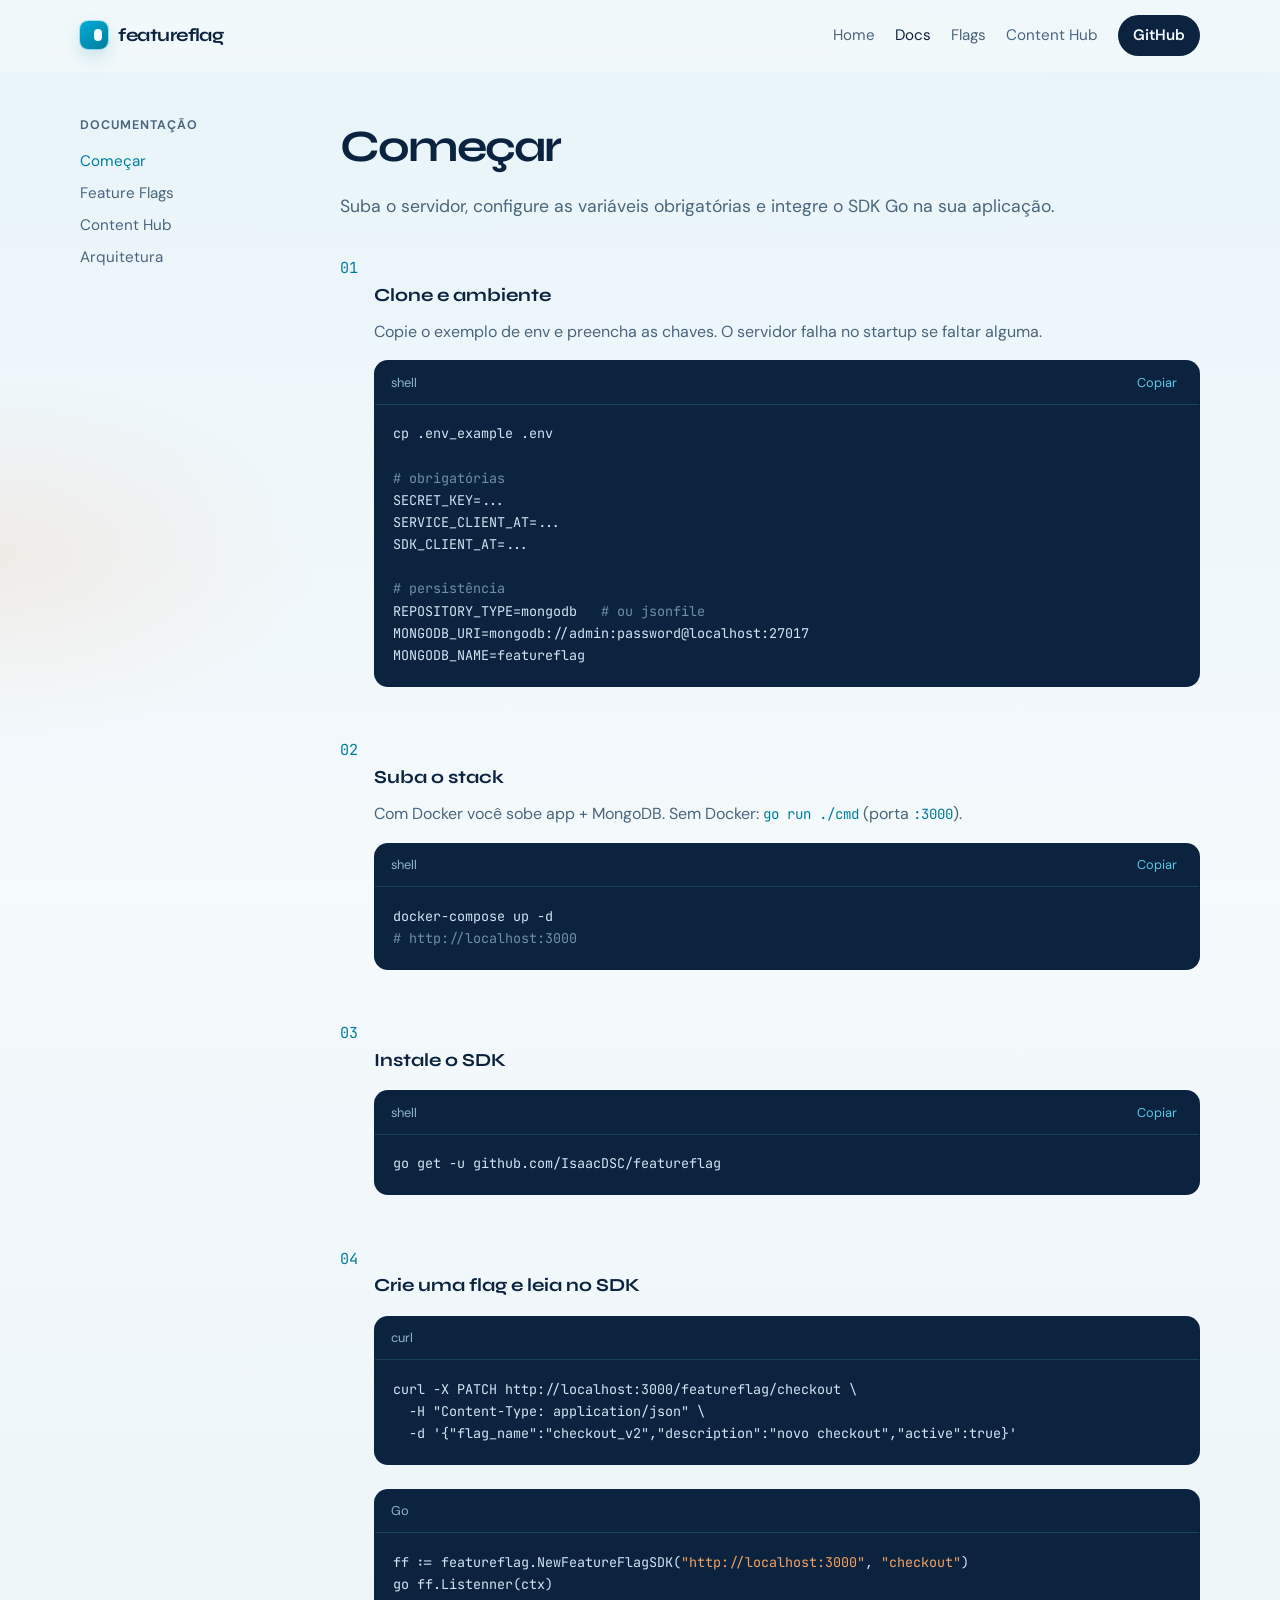
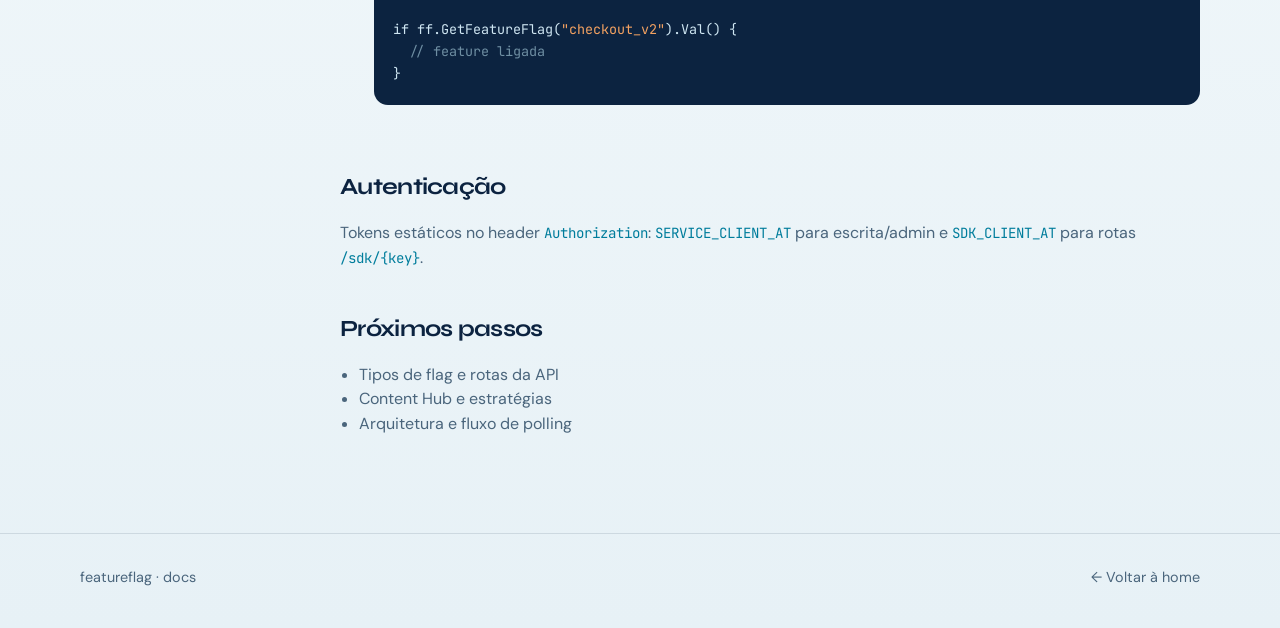
<file: docs/getting-started.html>
<!DOCTYPE html>
<html lang="pt-BR">
  <head>
    <meta charset="utf-8" />
    <meta name="viewport" content="width=device-width, initial-scale=1" />
    <title>Começar · featureflag</title>
    <meta name="description" content="Como subir o servidor featureflag e integrar o SDK Go." />
    <link rel="preconnect" href="https://fonts.googleapis.com" />
    <link rel="preconnect" href="https://fonts.gstatic.com" crossorigin />
    <link
      href="https://fonts.googleapis.com/css2?family=DM+Sans:ital,opsz,wght@0,9..40,400;0,9..40,550;0,9..40,650;1,9..40,400&family=JetBrains+Mono:wght@400;500&family=Syne:wght@600;700;800&display=swap"
      rel="stylesheet"
    />
    <link rel="stylesheet" href="assets/css/site.css" />
  </head>
  <body>
    <header class="nav">
      <div class="wrap nav__inner">
        <a class="brand" href="index.html">
          <span class="brand__mark" aria-hidden="true"></span>
          featureflag
        </a>
        <button class="nav__toggle" type="button" aria-expanded="false" aria-label="Abrir menu">☰</button>
        <ul class="nav__links">
          <li><a href="index.html">Home</a></li>
          <li><a href="getting-started.html" aria-current="page">Docs</a></li>
          <li><a href="feature-flags.html">Flags</a></li>
          <li><a href="content-hub.html">Content Hub</a></li>
          <li>
            <a class="nav__cta" href="https://github.com/IsaacDSC/featureflag" target="_blank" rel="noopener"
              >GitHub</a
            >
          </li>
        </ul>
      </div>
    </header>

    <div class="wrap docs-layout">
      <aside class="docs-side">
        <h2>Documentação</h2>
        <ul>
          <li><a href="getting-started.html" aria-current="page">Começar</a></li>
          <li><a href="feature-flags.html">Feature Flags</a></li>
          <li><a href="content-hub.html">Content Hub</a></li>
          <li><a href="architecture.html">Arquitetura</a></li>
        </ul>
      </aside>

      <article class="docs-main">
        <h1>Começar</h1>
        <p class="lead">
          Suba o servidor, configure as variáveis obrigatórias e integre o SDK Go na sua aplicação.
        </p>

        <div class="steps">
          <div class="step">
            <div>
              <h3>Clone e ambiente</h3>
              <p>Copie o exemplo de env e preencha as chaves. O servidor falha no startup se faltar alguma.</p>
              <div class="code">
                <div class="code__bar">
                  <span>shell</span>
                  <button type="button" class="code__copy" data-copy="#env-cmd">Copiar</button>
                </div>
                <pre id="env-cmd">cp .env_example .env

<span class="tok-cm"># obrigatórias</span>
SECRET_KEY=...
SERVICE_CLIENT_AT=...
SDK_CLIENT_AT=...

<span class="tok-cm"># persistência</span>
REPOSITORY_TYPE=mongodb   <span class="tok-cm"># ou jsonfile</span>
MONGODB_URI=mongodb://admin:password@localhost:27017
MONGODB_NAME=featureflag</pre>
              </div>
            </div>
          </div>

          <div class="step">
            <div>
              <h3>Suba o stack</h3>
              <p>Com Docker você sobe app + MongoDB. Sem Docker: <code>go run ./cmd</code> (porta <code>:3000</code>).</p>
              <div class="code">
                <div class="code__bar">
                  <span>shell</span>
                  <button type="button" class="code__copy" data-copy="#up-cmd">Copiar</button>
                </div>
                <pre id="up-cmd">docker-compose up -d
<span class="tok-cm"># http://localhost:3000</span></pre>
              </div>
            </div>
          </div>

          <div class="step">
            <div>
              <h3>Instale o SDK</h3>
              <div class="code">
                <div class="code__bar">
                  <span>shell</span>
                  <button type="button" class="code__copy" data-copy="#sdk-cmd">Copiar</button>
                </div>
                <pre id="sdk-cmd">go get -u github.com/IsaacDSC/featureflag</pre>
              </div>
            </div>
          </div>

          <div class="step">
            <div>
              <h3>Crie uma flag e leia no SDK</h3>
              <div class="code">
                <div class="code__bar"><span>curl</span></div>
                <pre>curl -X PATCH http://localhost:3000/featureflag/checkout \
  -H "Content-Type: application/json" \
  -d '{"flag_name":"checkout_v2","description":"novo checkout","active":true}'</pre>
              </div>
              <div class="code">
                <div class="code__bar"><span>Go</span></div>
                <pre>ff := featureflag.NewFeatureFlagSDK(<span class="tok-str">"http://localhost:3000"</span>, <span class="tok-str">"checkout"</span>)
go ff.Listenner(ctx)

if ff.GetFeatureFlag(<span class="tok-str">"checkout_v2"</span>).Val() {
  <span class="tok-cm">// feature ligada</span>
}</pre>
              </div>
            </div>
          </div>
        </div>

        <h2>Autenticação</h2>
        <p>
          Tokens estáticos no header <code>Authorization</code>:
          <code>SERVICE_CLIENT_AT</code> para escrita/admin e
          <code>SDK_CLIENT_AT</code> para rotas <code>/sdk/{key}</code>.
        </p>

        <h2>Próximos passos</h2>
        <ul>
          <li><a href="feature-flags.html">Tipos de flag e rotas da API</a></li>
          <li><a href="content-hub.html">Content Hub e estratégias</a></li>
          <li><a href="architecture.html">Arquitetura e fluxo de polling</a></li>
        </ul>
      </article>
    </div>

    <footer class="footer">
      <div class="wrap footer__inner">
        <span>featureflag · docs</span>
        <a href="index.html">← Voltar à home</a>
      </div>
    </footer>
    <script src="assets/js/site.js"></script>
  </body>
</html>
</file>
<file: docs/assets/css/site.css>
:root {
  --ink: #0c2340;
  --ink-soft: #16355a;
  --panel: #ffffff;
  --line: rgba(12, 35, 64, 0.12);
  --text: #0c2340;
  --muted: #4a657c;
  --go: #00add8;
  --go-deep: #007d9c;
  --go-soft: #5dc9e2;
  --ember: #e85d04;
  --flame: #f48c06;
  --code-bg: #0c2340;
  --code-fg: #d7ecf5;
  --radius: 14px;
  --font-display: "Syne", sans-serif;
  --font-body: "DM Sans", sans-serif;
  --font-mono: "JetBrains Mono", ui-monospace, monospace;
  --max: 1120px;
  --nav-h: 72px;
}

*,
*::before,
*::after {
  box-sizing: border-box;
}

html {
  scroll-behavior: smooth;
}

body {
  margin: 0;
  min-height: 100vh;
  color: var(--text);
  font-family: var(--font-body);
  background:
    radial-gradient(900px 480px at 90% -8%, rgba(0, 173, 216, 0.18), transparent 55%),
    radial-gradient(640px 360px at 0% 25%, rgba(232, 93, 4, 0.08), transparent 50%),
    linear-gradient(180deg, #e8f4f9 0%, #f5fafc 40%, #e7f1f6 100%);
  line-height: 1.55;
}

img,
svg {
  display: block;
  max-width: 100%;
}

a {
  color: inherit;
  text-decoration: none;
}

code,
pre {
  font-family: var(--font-mono);
}

.wrap {
  width: min(var(--max), calc(100% - 2.5rem));
  margin-inline: auto;
}

/* ─── Nav ─── */

.nav {
  position: sticky;
  top: 0;
  z-index: 40;
  height: var(--nav-h);
  backdrop-filter: blur(14px);
  background: rgba(245, 250, 252, 0.78);
  border-bottom: 1px solid transparent;
  transition: border-color 0.3s ease, background 0.3s ease;
}

.nav.is-scrolled {
  border-bottom-color: var(--line);
  background: rgba(245, 250, 252, 0.94);
}

.nav__inner {
  height: 100%;
  display: flex;
  align-items: center;
  justify-content: space-between;
  gap: 1rem;
}

.brand {
  display: inline-flex;
  align-items: center;
  gap: 0.65rem;
  font-family: var(--font-display);
  font-weight: 700;
  letter-spacing: -0.03em;
  font-size: 1.15rem;
}

.brand__mark {
  width: 28px;
  height: 28px;
  border-radius: 8px;
  background: linear-gradient(145deg, var(--go), var(--go-deep));
  box-shadow: 0 0 0 1px rgba(0, 173, 216, 0.3), 0 8px 20px rgba(0, 125, 156, 0.2);
  position: relative;
}

.brand__mark::after {
  content: "";
  position: absolute;
  inset: 8px 6px 8px 14px;
  border-radius: 999px;
  background: #f5fafc;
}

.nav__links {
  display: flex;
  align-items: center;
  gap: 1.25rem;
  list-style: none;
  margin: 0;
  padding: 0;
}

.nav__links a {
  color: var(--muted);
  font-size: 0.95rem;
  transition: color 0.2s ease;
}

.nav__links a:hover,
.nav__links a[aria-current="page"] {
  color: var(--text);
}

.nav__cta {
  display: inline-flex;
  align-items: center;
  gap: 0.4rem;
  padding: 0.55rem 0.95rem;
  border-radius: 999px;
  background: var(--ink);
  color: #f4fafc !important;
  font-weight: 600;
  font-size: 0.9rem;
}

.nav__toggle {
  display: none;
  width: 42px;
  height: 42px;
  border: 1px solid var(--line);
  border-radius: 10px;
  background: transparent;
  color: var(--text);
  cursor: pointer;
}

/* ─── Buttons ─── */

.btn {
  display: inline-flex;
  align-items: center;
  justify-content: center;
  gap: 0.5rem;
  min-height: 48px;
  padding: 0.75rem 1.25rem;
  border-radius: 999px;
  font-weight: 650;
  font-size: 0.98rem;
  border: 1px solid transparent;
  transition: transform 0.2s ease, background 0.2s ease, border-color 0.2s ease;
}

.btn:hover {
  transform: translateY(-1px);
}

.btn--primary {
  background: var(--ink);
  color: #f4fafc;
}

.btn--ghost {
  border-color: var(--line);
  background: rgba(255, 255, 255, 0.7);
  color: var(--text);
}

.btn-group {
  display: flex;
  flex-wrap: wrap;
  gap: 0.75rem;
}

/* ─── Hero ─── */

.hero {
  position: relative;
  min-height: calc(100vh - var(--nav-h));
  display: grid;
  align-items: end;
  overflow: hidden;
  isolation: isolate;
}

.hero__plane {
  position: absolute;
  inset: 0;
  z-index: -2;
  background:
    linear-gradient(
      105deg,
      rgba(232, 244, 249, 0.96) 0%,
      rgba(232, 244, 249, 0.88) 38%,
      rgba(232, 244, 249, 0.35) 62%,
      rgba(12, 35, 64, 0.25) 100%
    ),
    radial-gradient(circle at 78% 40%, rgba(244, 140, 6, 0.22), transparent 38%),
    repeating-linear-gradient(
      90deg,
      rgba(12, 35, 64, 0.035) 0,
      rgba(12, 35, 64, 0.035) 1px,
      transparent 1px,
      transparent 48px
    ),
    repeating-linear-gradient(
      0deg,
      rgba(12, 35, 64, 0.03) 0,
      rgba(12, 35, 64, 0.03) 1px,
      transparent 1px,
      transparent 48px
    );
}

.hero__meme {
  position: absolute;
  inset: 0 0 0 32%;
  z-index: -1;
  overflow: hidden;
  opacity: 0;
  transform: translateX(28px);
  animation: slide-in 1s 0.1s cubic-bezier(0.22, 1, 0.36, 1) forwards;
}

.hero__meme img {
  width: 100%;
  height: 100%;
  object-fit: cover;
  object-position: center 35%;
}

.hero__meme::after {
  content: "";
  position: absolute;
  inset: 0;
  background: linear-gradient(
    90deg,
    rgba(232, 244, 249, 0.95) 0%,
    rgba(232, 244, 249, 0.55) 28%,
    rgba(232, 244, 249, 0.08) 55%,
    transparent 75%
  );
}

.hero__content {
  padding: 4.5rem 0 5rem;
  max-width: 560px;
}

.brand-hero {
  font-family: var(--font-display);
  font-size: clamp(3.4rem, 9vw, 6.4rem);
  font-weight: 800;
  letter-spacing: -0.06em;
  line-height: 0.92;
  margin: 0 0 1.25rem;
  opacity: 0;
  transform: translateY(28px);
  animation: rise-in 0.9s cubic-bezier(0.22, 1, 0.36, 1) forwards;
}

.brand-hero span {
  color: var(--go-deep);
}

.hero__headline {
  font-family: var(--font-display);
  font-size: clamp(1.35rem, 2.6vw, 1.85rem);
  font-weight: 600;
  letter-spacing: -0.03em;
  line-height: 1.25;
  margin: 0 0 0.85rem;
  max-width: 24ch;
  opacity: 0;
  transform: translateY(28px);
  animation: rise-in 0.9s 0.08s cubic-bezier(0.22, 1, 0.36, 1) forwards;
}

.hero__lead {
  margin: 0 0 1.75rem;
  color: var(--muted);
  font-size: 1.05rem;
  max-width: 40ch;
  opacity: 0;
  transform: translateY(28px);
  animation: rise-in 0.9s 0.16s cubic-bezier(0.22, 1, 0.36, 1) forwards;
}

.hero .btn-group {
  opacity: 0;
  transform: translateY(28px);
  animation: rise-in 0.9s 0.24s cubic-bezier(0.22, 1, 0.36, 1) forwards;
}

@keyframes rise-in {
  to {
    opacity: 1;
    transform: translateY(0) scale(1);
  }
}

@keyframes slide-in {
  to {
    opacity: 1;
    transform: translateX(0);
  }
}

/* ─── Fine band ─── */

.fine-band {
  padding: 0 0 4.5rem;
}

.fine-band__inner {
  display: grid;
  grid-template-columns: 1.1fr 0.9fr;
  gap: 2.5rem;
  align-items: center;
}

.fine-band__copy .section__title {
  max-width: 18ch;
}

.fine-quote {
  margin: 1.25rem 0 0;
  font-family: var(--font-display);
  font-size: clamp(1.6rem, 3vw, 2.1rem);
  font-weight: 800;
  letter-spacing: -0.03em;
  color: var(--go-deep);
}

.fine-band__art {
  position: relative;
  margin: 0;
}

.fine-band__art img {
  width: 100%;
  height: auto;
  border-radius: 4px;
  box-shadow: 0 24px 48px rgba(12, 35, 64, 0.16);
  animation: float-y 5s ease-in-out infinite;
}

.fine-band__caption {
  margin: 0.75rem 0 0;
  color: var(--muted);
  font-size: 0.9rem;
}

@keyframes float-y {
  0%,
  100% {
    transform: translateY(0);
  }
  50% {
    transform: translateY(-8px);
  }
}

/* ─── Sections ─── */

.section {
  padding: 5.5rem 0;
}

.section__head {
  max-width: 620px;
  margin-bottom: 2.5rem;
}

.section__eyebrow {
  margin: 0 0 0.65rem;
  color: var(--go-deep);
  font-size: 0.85rem;
  font-weight: 650;
  letter-spacing: 0.08em;
  text-transform: uppercase;
}

.section__title {
  margin: 0 0 0.75rem;
  font-family: var(--font-display);
  font-size: clamp(1.8rem, 3.5vw, 2.6rem);
  letter-spacing: -0.04em;
  line-height: 1.1;
}

.section__text {
  margin: 0;
  color: var(--muted);
  font-size: 1.05rem;
}

.split {
  display: grid;
  grid-template-columns: 1.05fr 0.95fr;
  gap: 2.5rem;
  align-items: center;
}

.cap-grid {
  display: grid;
  grid-template-columns: 1fr 1fr;
  gap: 1.25rem;
}

.cap {
  padding: 1.5rem 0;
  border-top: 1px solid var(--line);
}

.cap h3 {
  margin: 0 0 0.5rem;
  font-family: var(--font-display);
  font-size: 1.35rem;
  letter-spacing: -0.03em;
}

.cap p {
  margin: 0;
  color: var(--muted);
}

.cap__tag {
  display: inline-block;
  margin-bottom: 0.75rem;
  color: var(--ember);
  font-family: var(--font-mono);
  font-size: 0.78rem;
}

.feature-list {
  display: grid;
  gap: 0;
}

.feature-row {
  display: grid;
  grid-template-columns: 180px 1fr;
  gap: 1.5rem;
  padding: 1.4rem 0;
  border-top: 1px solid var(--line);
}

.feature-row:last-child {
  border-bottom: 1px solid var(--line);
}

.feature-row h3 {
  margin: 0;
  font-family: var(--font-display);
  font-size: 1.15rem;
  letter-spacing: -0.02em;
}

.feature-row p {
  margin: 0;
  color: var(--muted);
}

.code {
  background: var(--code-bg);
  border: 1px solid rgba(12, 35, 64, 0.35);
  border-radius: var(--radius);
  overflow: hidden;
  color: var(--code-fg);
}

.code__bar {
  display: flex;
  align-items: center;
  justify-content: space-between;
  gap: 1rem;
  padding: 0.7rem 1rem;
  border-bottom: 1px solid rgba(93, 201, 226, 0.18);
  color: #8eb4c8;
  font-size: 0.8rem;
}

.code__copy {
  border: 0;
  background: transparent;
  color: var(--go-soft);
  font-family: var(--font-body);
  font-size: 0.8rem;
  cursor: pointer;
}

.code pre {
  margin: 0;
  padding: 1.1rem 1.15rem 1.25rem;
  overflow-x: auto;
  font-size: 0.84rem;
  line-height: 1.65;
  color: #cfe6f2;
}

.code .tok-key {
  color: #5dc9e2;
}
.code .tok-str {
  color: #f4a261;
}
.code .tok-cm {
  color: #6f8fa3;
}
.code .tok-fn {
  color: #9fd4ff;
}

.steps {
  display: grid;
  gap: 1.5rem;
  counter-reset: step;
}

.step {
  display: grid;
  grid-template-columns: auto 1fr;
  gap: 1rem;
  align-items: start;
}

.step::before {
  counter-increment: step;
  content: counter(step, decimal-leading-zero);
  font-family: var(--font-mono);
  color: var(--go-deep);
  font-size: 0.95rem;
  padding-top: 0.2rem;
}

.step h3 {
  margin: 0 0 0.35rem;
  font-family: var(--font-display);
  font-size: 1.2rem;
}

.step p {
  margin: 0;
  color: var(--muted);
}

.table-wrap {
  overflow-x: auto;
  border-top: 1px solid var(--line);
  border-bottom: 1px solid var(--line);
}

table {
  width: 100%;
  border-collapse: collapse;
  font-size: 0.95rem;
}

th,
td {
  text-align: left;
  padding: 0.9rem 0.75rem;
  border-bottom: 1px solid var(--line);
  vertical-align: top;
}

th {
  color: var(--muted);
  font-weight: 550;
  font-size: 0.82rem;
  text-transform: uppercase;
  letter-spacing: 0.05em;
}

td code {
  font-size: 0.82rem;
  color: var(--go-deep);
}

.docs-layout {
  display: grid;
  grid-template-columns: 220px 1fr;
  gap: 2.5rem;
  padding: 2.5rem 0 5rem;
  align-items: start;
}

.docs-side {
  position: sticky;
  top: calc(var(--nav-h) + 1rem);
  padding-top: 0.25rem;
}

.docs-side h2 {
  margin: 0 0 0.85rem;
  font-size: 0.78rem;
  letter-spacing: 0.08em;
  text-transform: uppercase;
  color: var(--muted);
  font-weight: 650;
}

.docs-side ul {
  list-style: none;
  margin: 0;
  padding: 0;
  display: grid;
  gap: 0.45rem;
}

.docs-side a {
  color: var(--muted);
  font-size: 0.95rem;
}

.docs-side a:hover,
.docs-side a[aria-current="page"] {
  color: var(--go-deep);
}

.docs-main h1 {
  margin: 0 0 0.75rem;
  font-family: var(--font-display);
  font-size: clamp(2rem, 4vw, 2.8rem);
  letter-spacing: -0.04em;
}

.docs-main .lead {
  margin: 0 0 2rem;
  color: var(--muted);
  font-size: 1.1rem;
  max-width: 60ch;
}

.docs-main h2 {
  margin: 2.5rem 0 0.85rem;
  font-family: var(--font-display);
  font-size: 1.45rem;
  letter-spacing: -0.03em;
}

.docs-main h3 {
  margin: 1.75rem 0 0.65rem;
  font-family: var(--font-display);
  font-size: 1.15rem;
}

.docs-main p,
.docs-main li {
  color: var(--muted);
}

.docs-main ul,
.docs-main ol {
  padding-left: 1.2rem;
}

.docs-main .code {
  margin: 1rem 0 1.5rem;
}

.http-example {
  margin: 0 0 2.25rem;
}

.http-example > p {
  margin-bottom: 0.75rem;
}

.http-example .code {
  margin: 0.45rem 0;
}

.http-example .code + .code {
  margin-top: 0.35rem;
}

.docs-main code:not(pre code) {
  font-size: 0.88em;
  color: var(--go-deep);
}

.callout {
  margin: 1.5rem 0;
  padding: 1rem 0;
  border-top: 1px solid var(--line);
  border-bottom: 1px solid var(--line);
  color: var(--muted);
}

.callout strong {
  color: var(--ember);
}

/* Architecture diagram */
.arch-diagram {
  margin: 0 0 2.5rem;
  padding: 1.5rem 1rem;
  border-top: 1px solid var(--line);
  border-bottom: 1px solid var(--line);
}

.arch-diagram svg {
  width: 100%;
  height: auto;
  max-height: 280px;
}

.arch-diagram__caption {
  margin: 1rem 0 0;
  color: var(--muted);
  font-size: 0.9rem;
  text-align: center;
}

@media (max-width: 640px) {
  .arch-diagram {
    padding: 1rem 0;
  }
}

.cta-band {
  padding: 4.5rem 0 5.5rem;
}

.cta-band__inner {
  display: flex;
  flex-wrap: wrap;
  align-items: end;
  justify-content: space-between;
  gap: 1.5rem;
  padding-top: 2rem;
  border-top: 1px solid var(--line);
}

.cta-band h2 {
  margin: 0 0 0.5rem;
  font-family: var(--font-display);
  font-size: clamp(1.8rem, 3.5vw, 2.5rem);
  letter-spacing: -0.04em;
}

.cta-band p {
  margin: 0;
  color: var(--muted);
  max-width: 40ch;
}

.footer {
  padding: 2rem 0 2.5rem;
  border-top: 1px solid var(--line);
  color: var(--muted);
  font-size: 0.9rem;
}

.footer__inner {
  display: flex;
  flex-wrap: wrap;
  justify-content: space-between;
  gap: 1rem;
}

.footer a:hover {
  color: var(--text);
}

.reveal {
  opacity: 0;
  transform: translateY(22px);
  transition: opacity 0.7s cubic-bezier(0.22, 1, 0.36, 1), transform 0.7s cubic-bezier(0.22, 1, 0.36, 1);
}

.reveal.is-visible {
  opacity: 1;
  transform: translateY(0);
}

@media (max-width: 860px) {
  .nav__links {
    position: fixed;
    inset: var(--nav-h) 0 auto 0;
    display: none;
    flex-direction: column;
    align-items: stretch;
    gap: 0;
    padding: 1rem;
    background: rgba(245, 250, 252, 0.98);
    border-bottom: 1px solid var(--line);
  }

  .nav__links.is-open {
    display: flex;
  }

  .nav__links li {
    border-bottom: 1px solid var(--line);
  }

  .nav__links a {
    display: block;
    padding: 0.9rem 0.25rem;
  }

  .nav__links .nav__cta {
    margin-top: 0.75rem;
    justify-content: center;
  }

  .nav__toggle {
    display: inline-grid;
    place-items: center;
  }

  .hero {
    min-height: auto;
    display: flex;
    flex-direction: column;
  }

  .hero__meme {
    position: relative;
    inset: auto;
    order: -1;
    height: 42vw;
    min-height: 220px;
    max-height: 320px;
    margin: 0 -1.25rem;
    width: calc(100% + 2.5rem);
    opacity: 1;
    transform: none;
    animation: none;
  }

  .hero__meme::after {
    background: linear-gradient(180deg, transparent 40%, rgba(232, 244, 249, 0.95) 100%);
  }

  .hero__content {
    padding: 1.5rem 0 3rem;
  }

  .fine-band__inner,
  .split,
  .cap-grid,
  .feature-row,
  .docs-layout {
    grid-template-columns: 1fr;
  }

  .docs-side {
    position: static;
  }

  .feature-row {
    gap: 0.4rem;
  }
}
</file>
<file: internal/auth/static/style.css>
:root {
  color-scheme: light dark;
  --bg: #0f1115;
  --panel: #171a21;
  --border: #2a2f3a;
  --text: #e8eaed;
  --muted: #93999f;
  --accent: #5b8def;
  --danger: #e0576b;
  font-family: -apple-system, BlinkMacSystemFont, "Segoe UI", Roboto, Helvetica, Arial, sans-serif;
}

@media (prefers-color-scheme: light) {
  :root {
    --bg: #f5f6f8;
    --panel: #ffffff;
    --border: #dfe2e8;
    --text: #1b1e24;
    --muted: #6a7178;
  }
}

* { box-sizing: border-box; }

body {
  margin: 0;
  min-height: 100vh;
  background: var(--bg);
  color: var(--text);
  display: flex;
  align-items: center;
  justify-content: center;
}

.login-card {
  width: 100%;
  max-width: 360px;
  padding: 32px;
  background: var(--panel);
  border: 1px solid var(--border);
  border-radius: 10px;
}

.login-card h1 {
  margin: 0 0 4px;
  font-size: 22px;
}

.subtitle {
  margin: 0 0 24px;
  color: var(--muted);
  font-size: 14px;
}

label {
  display: flex;
  flex-direction: column;
  gap: 4px;
  font-size: 13px;
  color: var(--muted);
  margin-bottom: 14px;
}

input {
  font: inherit;
  background: var(--bg);
  color: var(--text);
  border: 1px solid var(--border);
  border-radius: 6px;
  padding: 8px 10px;
}

button {
  font: inherit;
  width: 100%;
  border: 1px solid var(--border);
  border-radius: 6px;
  padding: 10px 14px;
  cursor: pointer;
  background: var(--panel);
  color: var(--text);
}

button.primary {
  background: var(--accent);
  border-color: var(--accent);
  color: #fff;
}

.form-error {
  color: var(--danger);
  font-size: 13px;
}

.hidden { display: none !important; }
</file>
